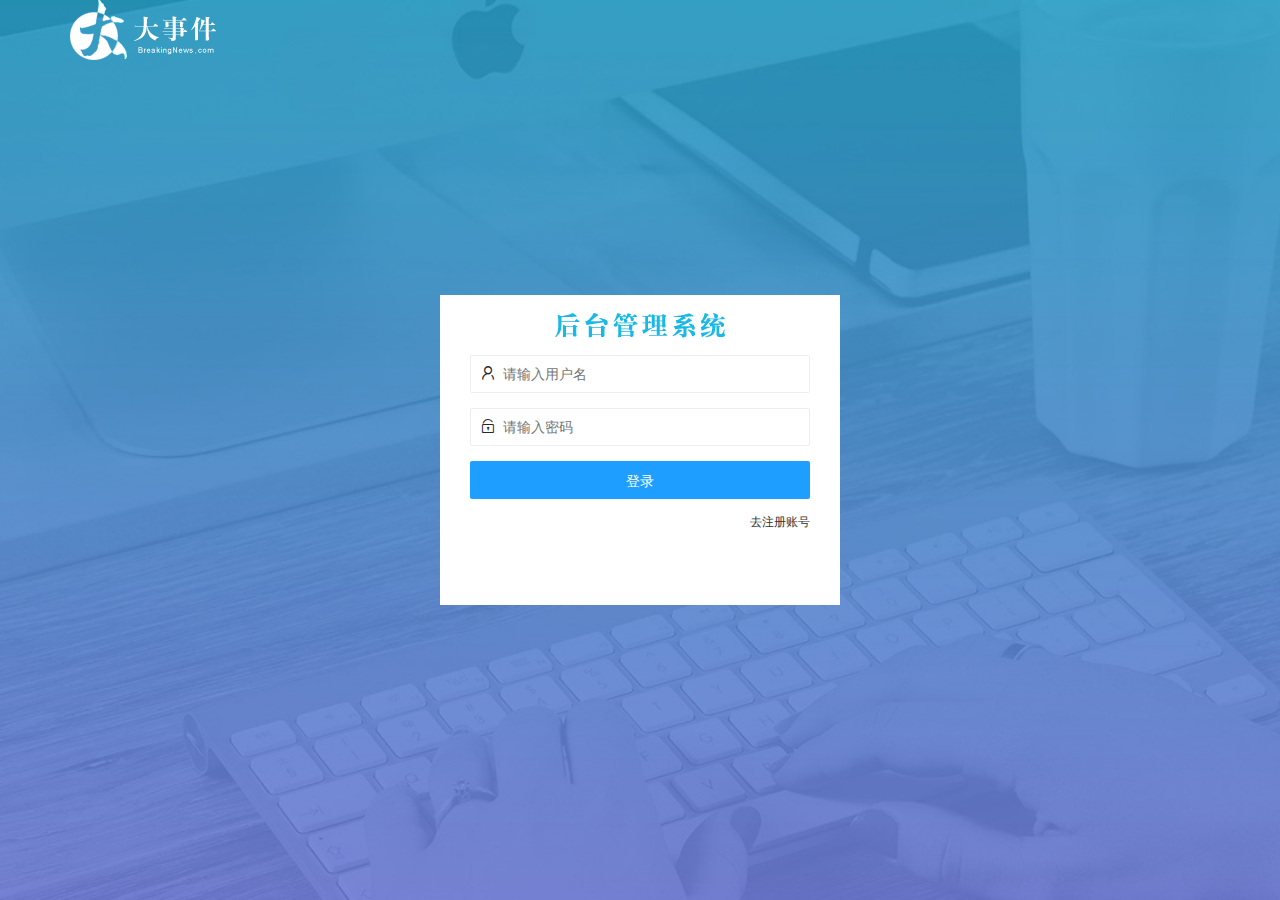
<file: login.html>
<!DOCTYPE html>
<html lang="en">

<head>
    <meta charset="UTF-8">
    <meta http-equiv="X-UA-Compatible" content="IE=edge">
    <meta name="viewport" content="width=device-width, initial-scale=1.0">
    <!-- 导入自己的样式 -->
    <link rel="stylesheet" href="assets/css/login.css">
    <!-- 导入layui样式 -->
    <link rel="stylesheet" href="assets/lib/layui/css/layui.css">
    <!-- 导入jquery -->
    <script src="assets/lib/jquery.js"></script>
    <!-- jq之后  自己的js之前 -->
    <script src="assets/js/baseAPI.js"></script>
    <!-- 导入LAYui的js -->
    <script src="assets/lib/layui/layui.all.js"></script>
    <!-- 导入自己的js -->
    <script src="assets/js/login.js"></script>
    <title>事件-登录/注册</title>
</head>

<body>
    <div class="layui-main">
        <!-- 头部logo区域 -->
        <img src="assets/images/logo.png" alt="">
    </div>

    <!-- 登录注册区域 -->
    <div class="loginAndRegBox">
        <!-- 注册表标题 -->
        <div class="title-box"></div>
        <div class="login-box">
            <!-- 表单元素 -->
            <form class="layui-form" id="form_login">
                <!-- 用户名 -->
                <div class="layui-form-item"><i class="layui-icon layui-icon-username"></i>
                    <input type="text" name="username" required lay-verify="required" placeholder="请输入用户名" autocomplete="off" class="layui-input">
                </div>
                <!-- 密码 -->
                <div class="layui-form-item"><i class="layui-icon layui-icon-password"></i>
                    <input type="password" name="password" required lay-verify="required|pwd" placeholder="请输入密码" autocomplete="off" class="layui-input">
                </div>
                <!-- 登录按钮 -->
                <div class="layui-form-item">
                    <button class="layui-btn layui-btn-fluid layui-btn-normal" lay-submit lay-filter="formDemo">登录</button>
                </div>

                <div class="layui-form-item link">
                    <a href="javascript:;" id="link_reg">去注册账号</a>
                </div>
            </form>
        </div>
        <!-- 注册页面 -->
        <div class="reg-box">
            <form class="layui-form" id="form_reg">
                <!-- 用户名 -->
                <div class="layui-form-item"><i class="layui-icon layui-icon-username"></i>
                    <input type="text" name="username" required lay-verify="required" placeholder="请输入用户名" autocomplete="off" class="layui-input">
                </div>
                <!-- 密码 -->
                <div class="layui-form-item"><i class="layui-icon layui-icon-password"></i>
                    <input type="password" name="password" required lay-verify="required|pwd" placeholder="请输入密码" autocomplete="off" class="layui-input" id="repwd">
                </div>
                <!-- 确认密码 -->
                <div class="layui-form-item"><i class="layui-icon layui-icon-password"></i>
                    <input type="password" name="repassword" required lay-verify="required|pwd|repwd" placeholder="请再次确认密码" autocomplete="off" class="layui-input">
                </div>
                <!-- 注册按钮 -->
                <div class="layui-form-item">
                    <button class="layui-btn layui-btn-fluid layui-btn-normal" lay-submit lay-filter="formDemo">注册</button>
                </div>

                <div class="layui-form-item link">
                    <a href="javascript:;" id="link_login">登录</a>
                </div>
            </form>
        </div>
    </div>

</body>

</html>
</file>
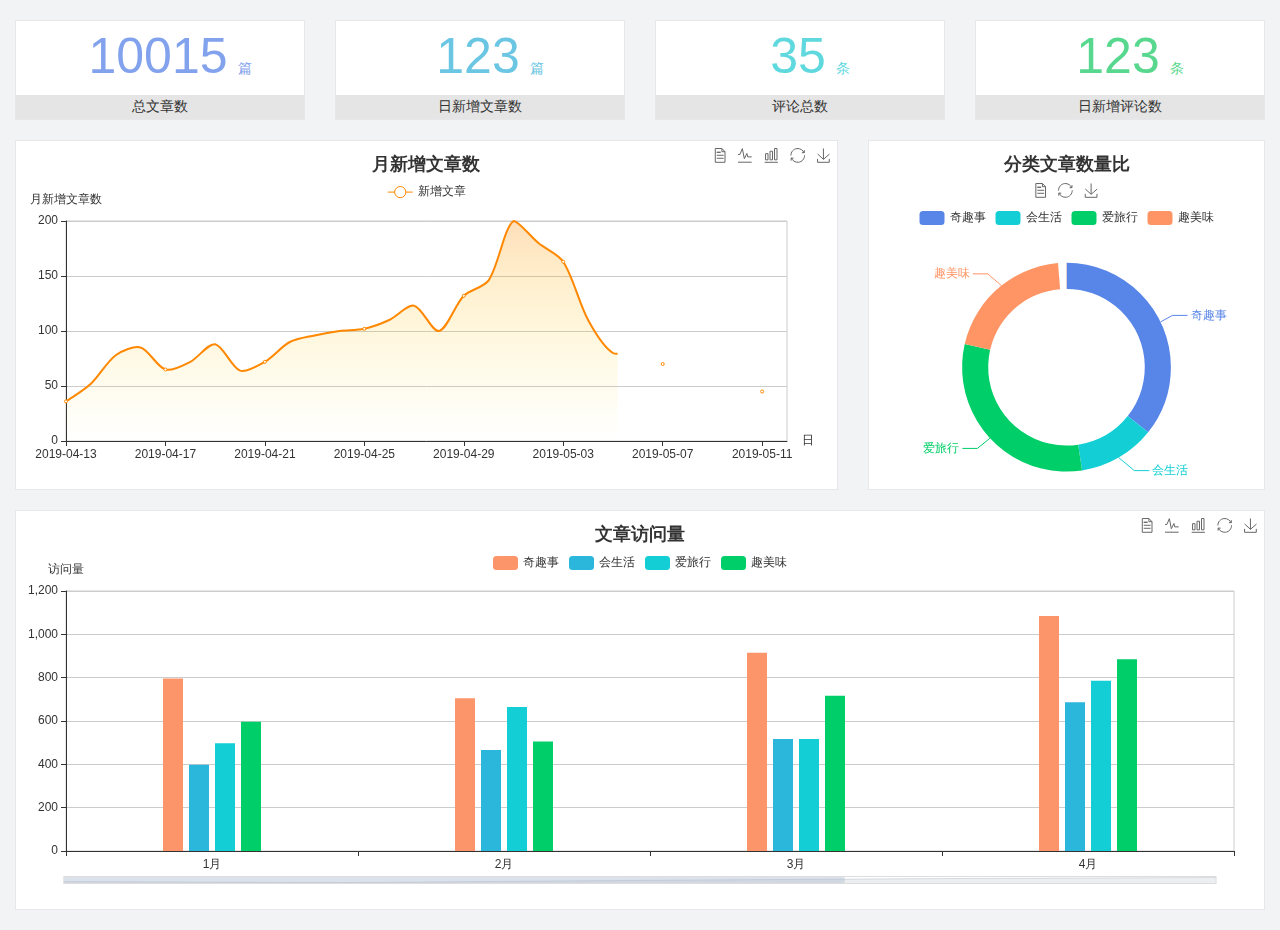
<file: home/dashboard.html>
<!DOCTYPE html>
<html lang="en">

<head>
    <meta charset="UTF-8">
    <meta name="viewport" content="width=device-width, initial-scale=1.0">
    <meta http-equiv="X-UA-Compatible" content="ie=edge">
    <title>图表统计</title>
    <!-- <link rel="stylesheet" href="../../assets/lib/bootstrap.css" /> -->
    <link rel="stylesheet" href="../assets/lib/bootstrap.css">
    <link rel="stylesheet" href="../assets/lib/main.css" />
    <script src="../assets/lib/jquery.js"></script>
    <script type="text/javascript" src="../assets/lib/echarts.min.js"></script>
</head>

<body>
    <div class="container-fluid">
        <div class="row spannel_list">
            <div class="col-sm-3 col-xs-6">
                <div class="spannel">
                    <em>10015</em><span>篇</span>
                    <b>总文章数</b>
                </div>
            </div>
            <div class="col-sm-3 col-xs-6">
                <div class="spannel scolor01">
                    <em>123</em><span>篇</span>
                    <b>日新增文章数</b>
                </div>
            </div>
            <div class="col-sm-3 col-xs-6">
                <div class="spannel scolor02">
                    <em>35</em><span>条</span>
                    <b>评论总数</b>
                </div>
            </div>
            <div class="col-sm-3 col-xs-6">
                <div class="spannel scolor03">
                    <em>123</em><span>条</span>
                    <b>日新增评论数</b>
                </div>
            </div>
        </div>
    </div>

    <div class="container-fluid">
        <div class="row curve-pie">
            <div class="col-lg-8 col-md-8">
                <div class="gragh_pannel" id="curve_show"></div>
            </div>
            <div class="col-lg-4 col-md-4">
                <div class="gragh_pannel" id="pie_show"></div>
            </div>
        </div>
    </div>

    <div class="container-fluid">
        <div class="column_pannel" id="column_show"></div>
    </div>

    <script>
        var oChart = echarts.init(document.getElementById('curve_show'));
        var aList_all = [{
            'count': 36,
            'date': '2019-04-13'
        }, {
            'count': 52,
            'date': '2019-04-14'
        }, {
            'count': 78,
            'date': '2019-04-15'
        }, {
            'count': 85,
            'date': '2019-04-16'
        }, {
            'count': 65,
            'date': '2019-04-17'
        }, {
            'count': 72,
            'date': '2019-04-18'
        }, {
            'count': 88,
            'date': '2019-04-19'
        }, {
            'count': 64,
            'date': '2019-04-20'
        }, {
            'count': 72,
            'date': '2019-04-21'
        }, {
            'count': 90,
            'date': '2019-04-22'
        }, {
            'count': 96,
            'date': '2019-04-23'
        }, {
            'count': 100,
            'date': '2019-04-24'
        }, {
            'count': 102,
            'date': '2019-04-25'
        }, {
            'count': 110,
            'date': '2019-04-26'
        }, {
            'count': 123,
            'date': '2019-04-27'
        }, {
            'count': 100,
            'date': '2019-04-28'
        }, {
            'count': 132,
            'date': '2019-04-29'
        }, {
            'count': 146,
            'date': '2019-04-30'
        }, {
            'count': 200,
            'date': '2019-05-01'
        }, {
            'count': 180,
            'date': '2019-05-02'
        }, {
            'count': 163,
            'date': '2019-05-03'
        }, {
            'count': 110,
            'date': '2019-05-04'
        }, {
            'count': 80,
            'date': '2019-05-05'
        }, {
            'count': 82,
            'date': '2019-05-06'
        }, {
            'count': 70,
            'date': '2019-05-07'
        }, {
            'count': 65,
            'date': '2019-05-08'
        }, {
            'count': 54,
            'date': '2019-05-09'
        }, {
            'count': 40,
            'date': '2019-05-10'
        }, {
            'count': 45,
            'date': '2019-05-11'
        }, {
            'count': 38,
            'date': '2019-05-12'
        }, ];

        let aCount = [];
        let aDate = [];

        for (var i = 0; i < aList_all.length; i++) {
            aCount.push(aList_all[i].count);
            aDate.push(aList_all[i].date);
        }

        var chartopt = {
            title: {
                text: '月新增文章数',
                left: 'center',
                top: '10'
            },
            tooltip: {
                trigger: 'axis'
            },
            legend: {
                data: ['新增文章'],
                top: '40'
            },
            toolbox: {
                show: true,
                feature: {
                    mark: {
                        show: true
                    },
                    dataView: {
                        show: true,
                        readOnly: false
                    },
                    magicType: {
                        show: true,
                        type: ['line', 'bar']
                    },
                    restore: {
                        show: true
                    },
                    saveAsImage: {
                        show: true
                    }
                }
            },
            calculable: true,
            xAxis: [{
                name: '日',
                type: 'category',
                boundaryGap: false,
                data: aDate
            }],
            yAxis: [{
                name: '月新增文章数',
                type: 'value'
            }],
            series: [{
                name: '新增文章',
                type: 'line',
                smooth: true,
                itemStyle: {
                    normal: {
                        areaStyle: {
                            type: 'default'
                        },
                        color: '#f80'
                    },
                    lineStyle: {
                        color: '#f80'
                    }
                },
                data: aCount
            }],
            areaStyle: {
                normal: {
                    color: new echarts.graphic.LinearGradient(0, 0, 0, 1, [{
                        offset: 0,
                        color: 'rgba(255,136,0,0.39)'
                    }, {
                        offset: .34,
                        color: 'rgba(255,180,0,0.25)'
                    }, {
                        offset: 1,
                        color: 'rgba(255,222,0,0.00)'
                    }])

                }
            },
            grid: {
                show: true,
                x: 50,
                x2: 50,
                y: 80,
                height: 220
            }
        };

        oChart.setOption(chartopt);


        var oPie = echarts.init(document.getElementById('pie_show'));
        var oPieopt = {
            title: {
                top: 10,
                text: '分类文章数量比',
                x: 'center'
            },
            tooltip: {
                trigger: 'item',
                formatter: "{a} <br/>{b} : {c} ({d}%)"
            },
            color: ['#5885e8', '#13cfd5', '#00ce68', '#ff9565'],
            legend: {
                x: 'center',
                top: 65,
                data: ['奇趣事', '会生活', '爱旅行', '趣美味']
            },
            toolbox: {
                show: true,
                x: 'center',
                top: 35,
                feature: {
                    mark: {
                        show: true
                    },
                    dataView: {
                        show: true,
                        readOnly: false
                    },
                    magicType: {
                        show: true,
                        type: ['pie', 'funnel'],
                        option: {
                            funnel: {
                                x: '25%',
                                width: '50%',
                                funnelAlign: 'left',
                                max: 1548
                            }
                        }
                    },
                    restore: {
                        show: true
                    },
                    saveAsImage: {
                        show: true
                    }
                }
            },
            calculable: true,
            series: [{
                name: '访问来源',
                type: 'pie',
                radius: ['45%', '60%'],
                center: ['50%', '65%'],
                data: [{
                    value: 300,
                    name: '奇趣事'
                }, {
                    value: 100,
                    name: '会生活'
                }, {
                    value: 260,
                    name: '爱旅行'
                }, {
                    value: 180,
                    name: '趣美味'
                }]
            }]
        };
        oPie.setOption(oPieopt);



        var oColumn = this.echarts.init(document.getElementById('column_show'));
        var oColumnopt = {
            title: {
                text: '文章访问量',
                left: 'center',
                top: '10'
            },
            tooltip: {
                trigger: 'axis'
            },
            legend: {
                data: ['奇趣事', '会生活', '爱旅行', '趣美味'],
                top: '40'
            },
            toolbox: {
                show: true,
                feature: {
                    mark: {
                        show: true
                    },
                    dataView: {
                        show: true,
                        readOnly: false
                    },
                    magicType: {
                        show: true,
                        type: ['line', 'bar']
                    },
                    restore: {
                        show: true
                    },
                    saveAsImage: {
                        show: true
                    }
                }
            },
            calculable: true,
            xAxis: [{
                type: 'category',
                data: ['1月', '2月', '3月', '4月', '5月']
            }],
            yAxis: [{
                name: '访问量',
                type: 'value'
            }],
            series: [{
                name: '奇趣事',
                type: 'bar',
                barWidth: 20,
                itemStyle: {
                    normal: {
                        areaStyle: {
                            type: 'default'
                        },
                        color: '#fd956a'
                    }
                },
                data: [800, 708, 920, 1090, 1200]
            }, {
                name: '会生活',
                type: 'bar',
                barWidth: 20,
                itemStyle: {
                    normal: {
                        areaStyle: {
                            type: 'default'
                        },
                        color: '#2bb6db'
                    }
                },
                data: [400, 468, 520, 690, 800]
            }, {
                name: '爱旅行',
                type: 'bar',
                barWidth: 20,
                itemStyle: {
                    normal: {
                        areaStyle: {
                            type: 'default'
                        },
                        color: '#13cfd5'
                    }
                },
                data: [500, 668, 520, 790, 900]
            }, {
                name: '趣美味',
                type: 'bar',
                barWidth: 20,
                itemStyle: {
                    normal: {
                        areaStyle: {
                            type: 'default'
                        },
                        color: '#00ce68'
                    }
                },
                data: [600, 508, 720, 890, 1000]
            }],
            grid: {
                show: true,
                x: 50,
                x2: 30,
                y: 80,
                height: 260
            },
            dataZoom: [ //给x轴设置滚动条
                {
                    start: 0, //默认为0
                    end: 100 - 1000 / 31, //默认为100
                    type: 'slider',
                    show: true,
                    xAxisIndex: [0],
                    handleSize: 0, //滑动条的 左右2个滑动条的大小
                    height: 8, //组件高度
                    left: 45, //左边的距离
                    right: 50, //右边的距离
                    bottom: 26, //右边的距离
                    handleColor: '#ddd', //h滑动图标的颜色
                    handleStyle: {
                        borderColor: "#cacaca",
                        borderWidth: "1",
                        shadowBlur: 2,
                        background: "#ddd",
                        shadowColor: "#ddd",
                    }
                }
            ]
        };
        oColumn.setOption(oColumnopt);
    </script>
</body>

</html>
</file>
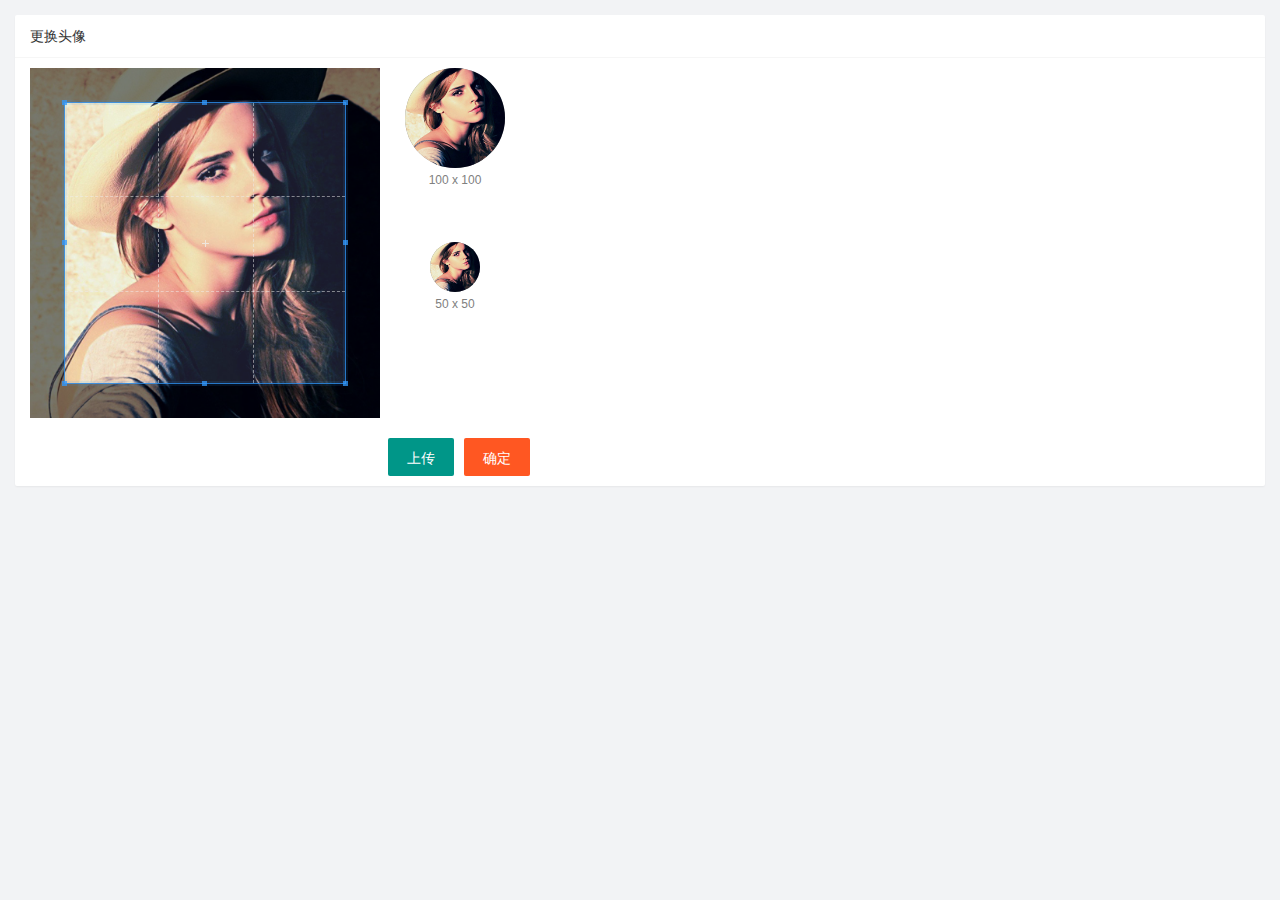
<file: user/user_avatar.html>
<!DOCTYPE html>
<html lang="en">

<head>
    <meta charset="UTF-8">
    <meta http-equiv="X-UA-Compatible" content="IE=edge">
    <meta name="viewport" content="width=device-width, initial-scale=1.0">
    <title>Document</title>
    <!-- 导入layui的css -->
    <link rel="stylesheet" href="../assets/lib/layui/css/layui.css">
    <!-- 导入corpper的css -->
    <link rel="stylesheet" href="../assets/lib/cropper/cropper.css">
    <!-- 导入自己的css -->
    <link rel="stylesheet" href="../assets/css/user/user_avatar.css">
</head>

<body>
    <!-- 卡片面板 -->
    <div class="layui-card">
        <div class="layui-card-header">更换头像</div>
        <div class="layui-card-body">
            <!-- 第一行的图片裁剪和预览区域 -->
            <div class="row1">
                <!-- 图片裁剪区域 -->
                <div class="cropper-box">
                    <!-- 这个 img 标签很重要，将来会把它初始化为裁剪区域 -->
                    <img id="image" src="../assets/images/sample.jpg" />
                </div>
                <!-- 图片的预览区域 -->
                <div class="preview-box">
                    <div>
                        <!-- 宽高为 100px 的预览区域 -->
                        <div class="img-preview w100"></div>
                        <p class="size">100 x 100</p>
                    </div>
                    <div>
                        <!-- 宽高为 50px 的预览区域 -->
                        <div class="img-preview w50"></div>
                        <p class="size">50 x 50</p>
                    </div>
                </div>
            </div>

            <!-- 第二行的按钮区域 -->
            <div class="row2">
                <!-- 通过accept 指定上传什么类型的文件 -->
                <input type="file" id="file" accept="image/png">

                <button type="button" class="layui-btn" id="btnChooseImage">上传</button>
                <button type="button" class="layui-btn layui-btn-danger" id="btnUpload">确定</button>
            </div>
        </div>
    </div>

    <!-- copper脚本js 按顺序导入 -->
    <script src="../assets/lib/jquery.js"></script>
    <script src="../assets/lib/cropper/Cropper.js"></script>
    <script src="../assets/lib/cropper/jquery-cropper.js"></script>
    <!-- 导入layui的js -->
    <script src="../assets/lib/layui/layui.all.js"></script>
    <!-- 导入baseAPI -->
    <script src="../assets/js/baseAPI.js"></script>
    <!-- 导入自己的js -->
    <script src="../assets/js/user/user_avatar.js"></script>

</body>

</html>
</file>
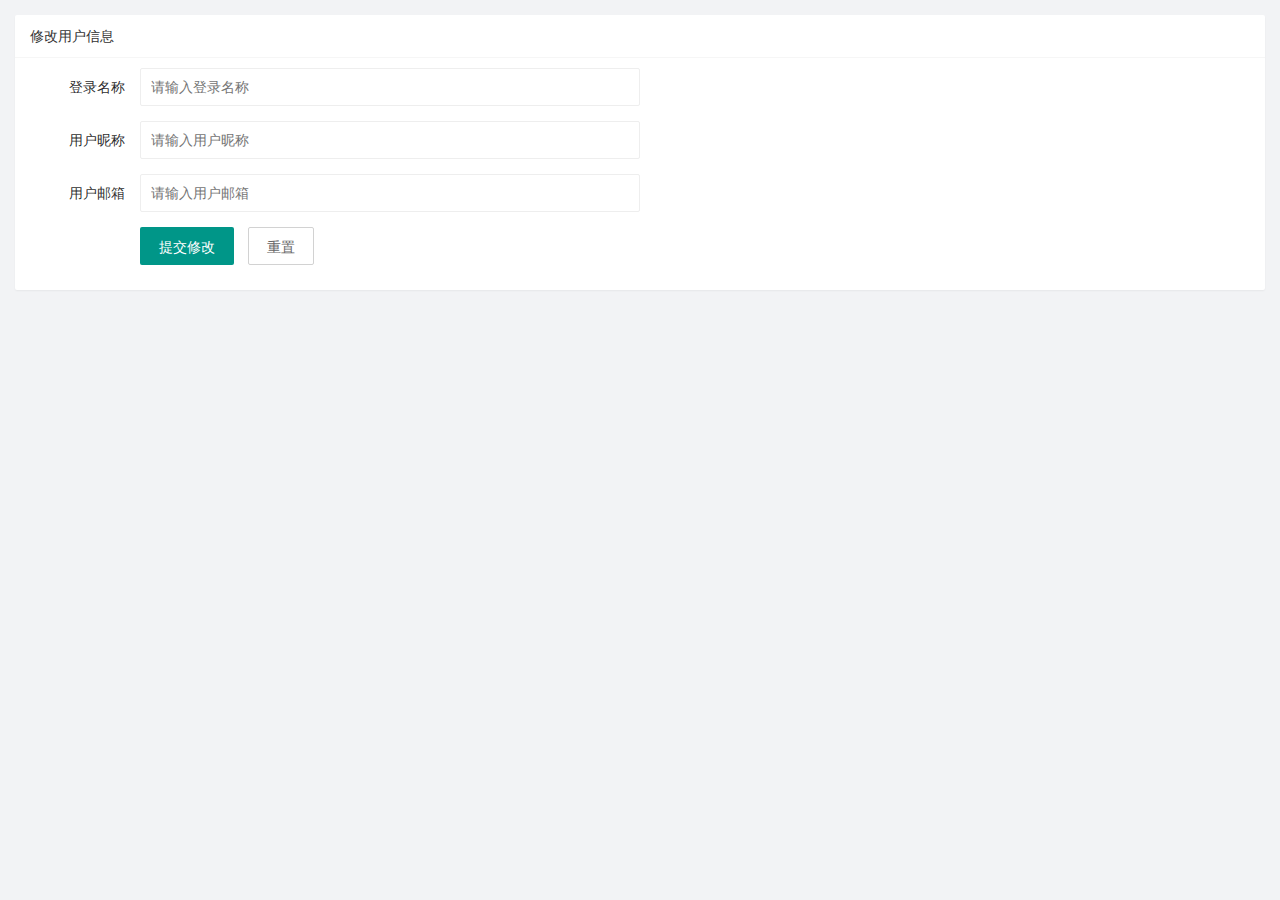
<file: user/user_info.html>
<!DOCTYPE html>
<html lang="en">

<head>
    <meta charset="UTF-8">
    <meta http-equiv="X-UA-Compatible" content="IE=edge">
    <meta name="viewport" content="width=device-width, initial-scale=1.0">
    <title>个人中心</title>
    <!-- 导入layui样式 -->
    <link rel="stylesheet" href="../assets/lib/layui/css/layui.css">
    <!-- 导入自己的css -->
    <link rel="stylesheet" href="../assets/css/user/user_info.css">
    <!-- 导入jq -->
    <script src="../assets/lib/jquery.js"></script>
    <!-- 导入baseAPI -->
    <script src="../assets/js/baseAPI.js"></script>
    <!-- 导入自己的js -->
    <script src="../assets/js/user/user_info.js"></script>
</head>

<body>

    <div class="layui-card">
        <div class="layui-card-header">修改用户信息</div>
        <div class="layui-card-body">
            <form class="layui-form" lay-filter='formUserInfo'>
                <!-- 隐藏域 -->
                <input type="hidden" name="id" value="">
                <div class="layui-form-item">
                    <label class="layui-form-label">登录名称</label>
                    <div class="layui-input-block">
                        <input type="text" name="username" required lay-verify="required" placeholder="请输入登录名称" autocomplete="off" class="layui-input" readonly id="username">
                    </div>
                </div>
                <div class="layui-form-item">
                    <label class="layui-form-label">用户昵称</label>
                    <div class="layui-input-block">
                        <input type="text" name="nickname" required lay-verify="required|nickname" placeholder="请输入用户昵称" autocomplete="off" class="layui-input">
                    </div>
                </div>
                <div class="layui-form-item">
                    <label class="layui-form-label">用户邮箱</label>
                    <div class="layui-input-block">
                        <input type="text" name="email" required lay-verify="required|email" placeholder="请输入用户邮箱" autocomplete="off" class="layui-input">
                    </div>
                </div>
                <div class="layui-form-item">
                    <div class="layui-input-block">
                        <button class="layui-btn" lay-submit lay-filter="formDemo">提交修改</button>
                        <button type="reset" class="layui-btn layui-btn-primary" id="btnReset">重置</button>
                    </div>
                </div>
            </form>
        </div>
    </div>
    <!-- 导入layui的js文件 -->
    <script src="../assets/lib/layui/layui.all.js"></script>
</body>

</html>
</file>
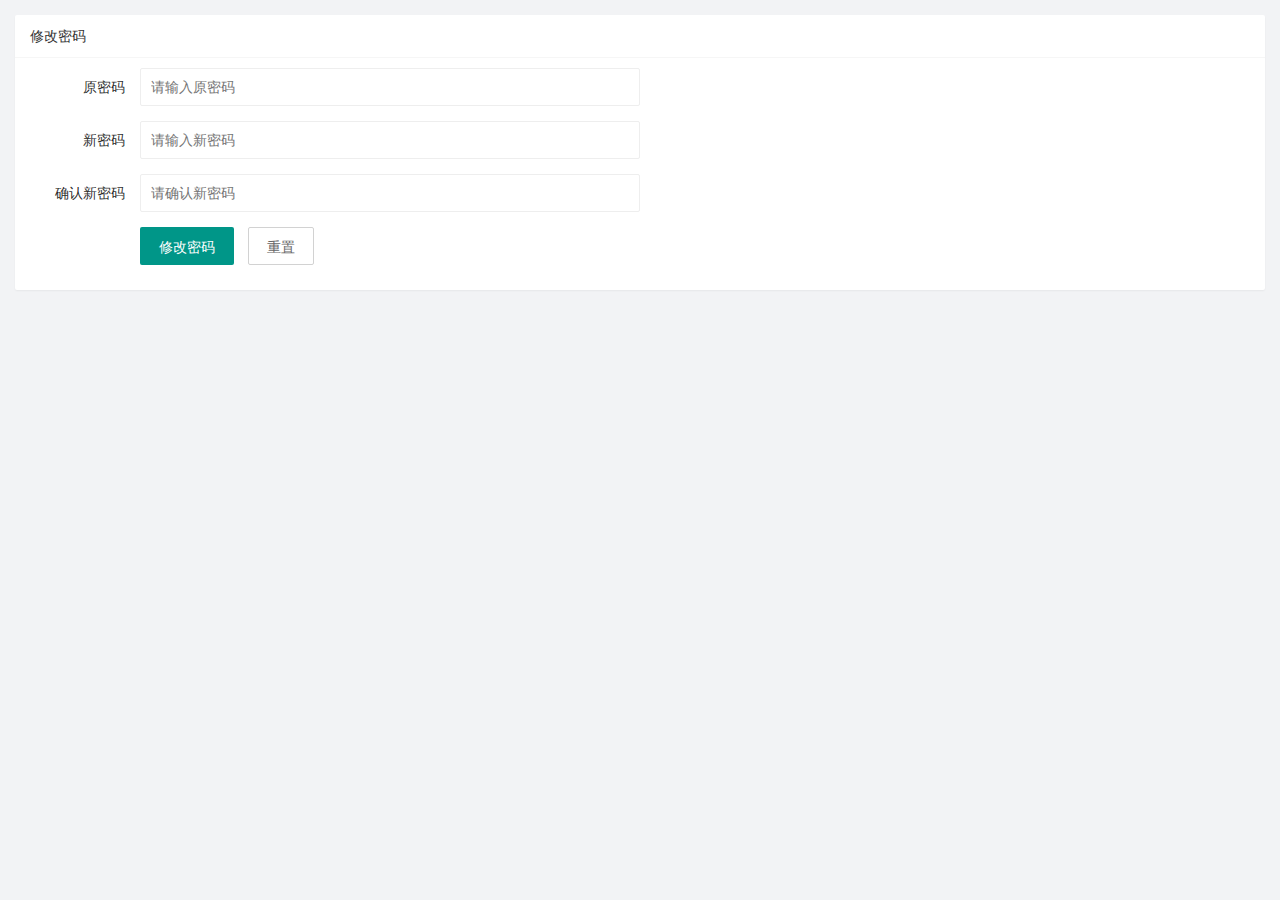
<file: user/user_pwd.html>
<!DOCTYPE html>
<html lang="en">

<head>
    <meta charset="UTF-8">
    <meta http-equiv="X-UA-Compatible" content="IE=edge">
    <meta name="viewport" content="width=device-width, initial-scale=1.0">
    <title>个人中心</title>
    <!-- 导入layui样式 -->
    <link rel="stylesheet" href="../assets/lib/layui/css/layui.css">
    <!-- 导入自己的css -->
    <link rel="stylesheet" href="../assets/css/user/user_pwd.css">
    <!-- 导入jq -->
    <script src="../assets/lib/jquery.js"></script>
    <!-- 导入baseAPI -->
    <script src="../assets/js/baseAPI.js"></script>
    <!-- 导入自己的js -->
    <script src="../assets/js/user/user_pwd.js"></script>
</head>

<body>

    <div class="layui-card">
        <div class="layui-card-header">修改密码</div>
        <div class="layui-card-body">
            <form class="layui-form">
                <!-- 隐藏域 -->
                <input type="hidden" name="id" value="">

                <div class="layui-form-item">
                    <label class="layui-form-label">原密码</label>
                    <div class="layui-input-block">
                        <input type="password" name="oldPwd" required lay-verify="required|pwd" placeholder="请输入原密码" autocomplete="off" class="layui-input" id="oldPwd">
                    </div>
                </div>
                <div class="layui-form-item">
                    <label class="layui-form-label">新密码</label>
                    <div class="layui-input-block">
                        <input type="password" name="newPwd" required lay-verify="required|pwd|samePwd" placeholder="请输入新密码" autocomplete="off" class="layui-input" id="newPwd">
                    </div>
                </div>
                <div class="layui-form-item">
                    <label class="layui-form-label">确认新密码</label>
                    <div class="layui-input-block">
                        <input type="password" name="rePwd" required lay-verify="required|pwd|rePwd" placeholder="请确认新密码" autocomplete="off" class="layui-input">
                    </div>
                </div>
                <div class="layui-form-item">
                    <div class="layui-input-block">
                        <button class="layui-btn" lay-submit lay-filter="formDemo">修改密码</button>
                        <button type="reset" class="layui-btn layui-btn-primary" id="btnReset">重置</button>
                    </div>
                </div>
            </form>
        </div>
    </div>
    <!-- 导入layui的js文件 -->
    <script src="../assets/lib/layui/layui.all.js"></script>
</body>

</html>
</file>
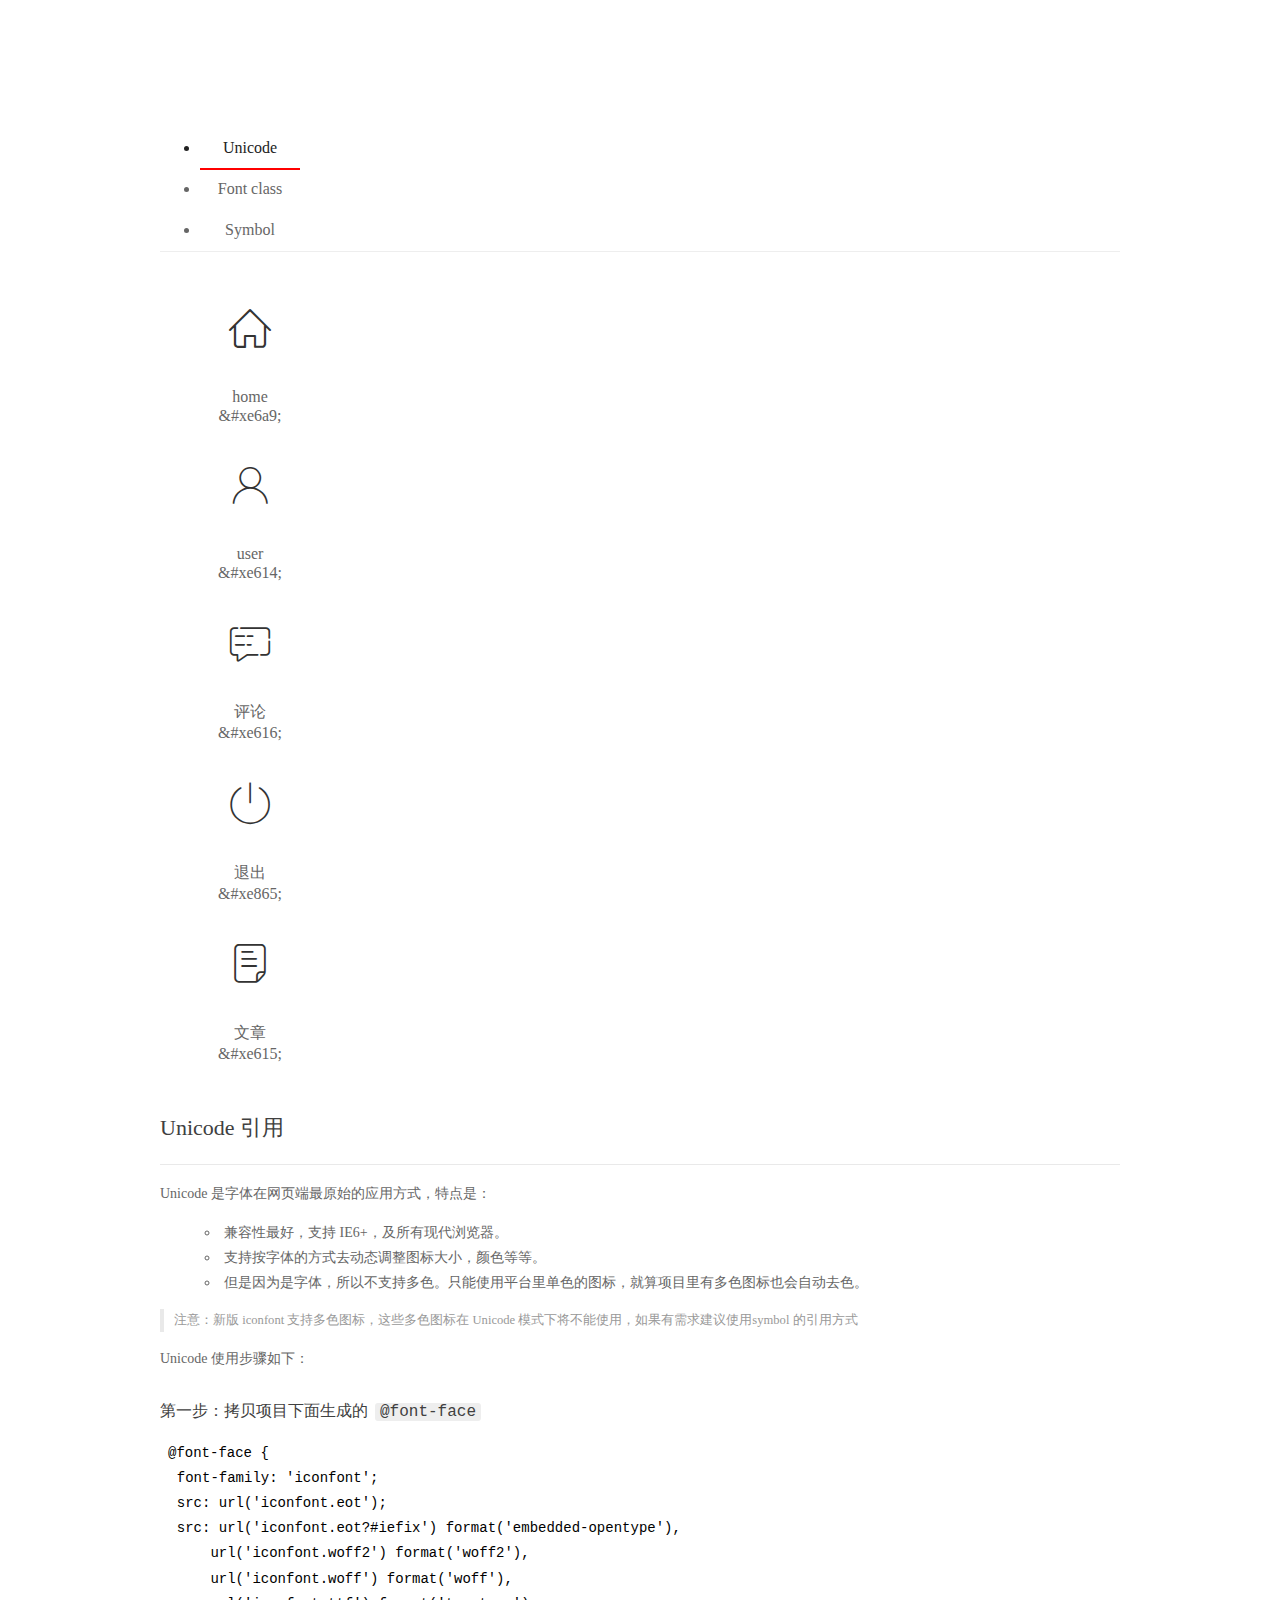
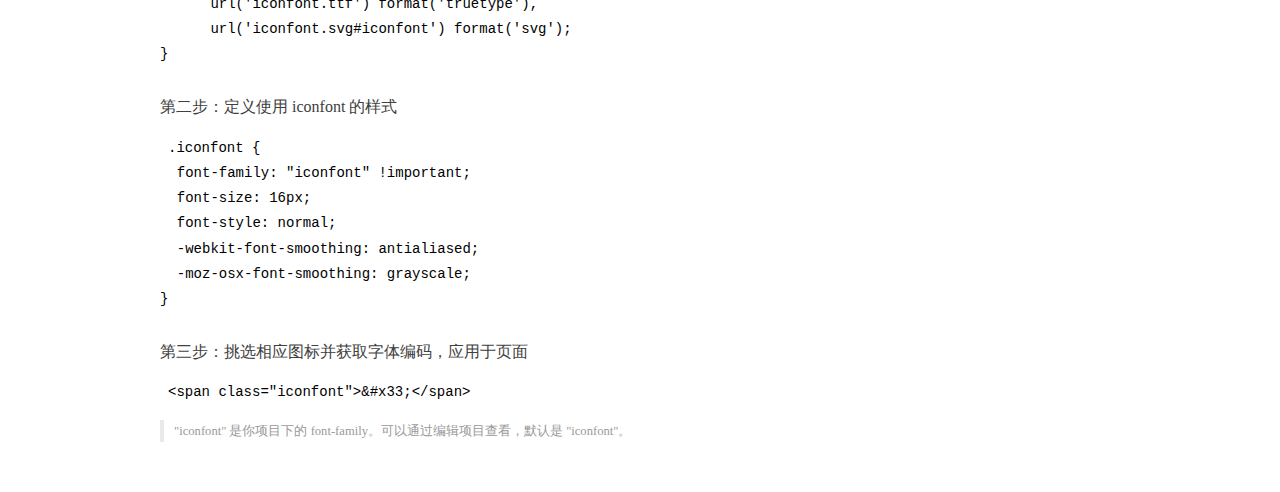
<file: assets/fonts/demo_index.html>
<!DOCTYPE html>
<html>
<head>
  <meta charset="utf-8"/>
  <title>IconFont Demo</title>
  <link rel="shortcut icon" href="https://gtms04.alicdn.com/tps/i4/TB1_oz6GVXXXXaFXpXXJDFnIXXX-64-64.ico" type="image/x-icon"/>
  <link rel="stylesheet" href="https://g.alicdn.com/thx/cube/1.3.2/cube.min.css">
  <link rel="stylesheet" href="demo.css">
  <link rel="stylesheet" href="iconfont.css">
  <script src="iconfont.js"></script>
  <!-- jQuery -->
  <script src="https://a1.alicdn.com/oss/uploads/2018/12/26/7bfddb60-08e8-11e9-9b04-53e73bb6408b.js"></script>
  <!-- 代码高亮 -->
  <script src="https://a1.alicdn.com/oss/uploads/2018/12/26/a3f714d0-08e6-11e9-8a15-ebf944d7534c.js"></script>
</head>
<body>
  <div class="main">
    <h1 class="logo"><a href="https://www.iconfont.cn/" title="iconfont 首页" target="_blank">&#xe86b;</a></h1>
    <div class="nav-tabs">
      <ul id="tabs" class="dib-box">
        <li class="dib active"><span>Unicode</span></li>
        <li class="dib"><span>Font class</span></li>
        <li class="dib"><span>Symbol</span></li>
      </ul>
      
    </div>
    <div class="tab-container">
      <div class="content unicode" style="display: block;">
          <ul class="icon_lists dib-box">
          
            <li class="dib">
              <span class="icon iconfont">&#xe6a9;</span>
                <div class="name">home</div>
                <div class="code-name">&amp;#xe6a9;</div>
              </li>
          
            <li class="dib">
              <span class="icon iconfont">&#xe614;</span>
                <div class="name">user</div>
                <div class="code-name">&amp;#xe614;</div>
              </li>
          
            <li class="dib">
              <span class="icon iconfont">&#xe616;</span>
                <div class="name">评论</div>
                <div class="code-name">&amp;#xe616;</div>
              </li>
          
            <li class="dib">
              <span class="icon iconfont">&#xe865;</span>
                <div class="name">退出</div>
                <div class="code-name">&amp;#xe865;</div>
              </li>
          
            <li class="dib">
              <span class="icon iconfont">&#xe615;</span>
                <div class="name">文章</div>
                <div class="code-name">&amp;#xe615;</div>
              </li>
          
          </ul>
          <div class="article markdown">
          <h2 id="unicode-">Unicode 引用</h2>
          <hr>

          <p>Unicode 是字体在网页端最原始的应用方式，特点是：</p>
          <ul>
            <li>兼容性最好，支持 IE6+，及所有现代浏览器。</li>
            <li>支持按字体的方式去动态调整图标大小，颜色等等。</li>
            <li>但是因为是字体，所以不支持多色。只能使用平台里单色的图标，就算项目里有多色图标也会自动去色。</li>
          </ul>
          <blockquote>
            <p>注意：新版 iconfont 支持多色图标，这些多色图标在 Unicode 模式下将不能使用，如果有需求建议使用symbol 的引用方式</p>
          </blockquote>
          <p>Unicode 使用步骤如下：</p>
          <h3 id="-font-face">第一步：拷贝项目下面生成的 <code>@font-face</code></h3>
<pre><code class="language-css"
>@font-face {
  font-family: 'iconfont';
  src: url('iconfont.eot');
  src: url('iconfont.eot?#iefix') format('embedded-opentype'),
      url('iconfont.woff2') format('woff2'),
      url('iconfont.woff') format('woff'),
      url('iconfont.ttf') format('truetype'),
      url('iconfont.svg#iconfont') format('svg');
}
</code></pre>
          <h3 id="-iconfont-">第二步：定义使用 iconfont 的样式</h3>
<pre><code class="language-css"
>.iconfont {
  font-family: "iconfont" !important;
  font-size: 16px;
  font-style: normal;
  -webkit-font-smoothing: antialiased;
  -moz-osx-font-smoothing: grayscale;
}
</code></pre>
          <h3 id="-">第三步：挑选相应图标并获取字体编码，应用于页面</h3>
<pre>
<code class="language-html"
>&lt;span class="iconfont"&gt;&amp;#x33;&lt;/span&gt;
</code></pre>
          <blockquote>
            <p>"iconfont" 是你项目下的 font-family。可以通过编辑项目查看，默认是 "iconfont"。</p>
          </blockquote>
          </div>
      </div>
      <div class="content font-class">
        <ul class="icon_lists dib-box">
          
          <li class="dib">
            <span class="icon iconfont icon-home"></span>
            <div class="name">
              home
            </div>
            <div class="code-name">.icon-home
            </div>
          </li>
          
          <li class="dib">
            <span class="icon iconfont icon-user"></span>
            <div class="name">
              user
            </div>
            <div class="code-name">.icon-user
            </div>
          </li>
          
          <li class="dib">
            <span class="icon iconfont icon-pinglun"></span>
            <div class="name">
              评论
            </div>
            <div class="code-name">.icon-pinglun
            </div>
          </li>
          
          <li class="dib">
            <span class="icon iconfont icon-tuichu"></span>
            <div class="name">
              退出
            </div>
            <div class="code-name">.icon-tuichu
            </div>
          </li>
          
          <li class="dib">
            <span class="icon iconfont icon-16"></span>
            <div class="name">
              文章
            </div>
            <div class="code-name">.icon-16
            </div>
          </li>
          
        </ul>
        <div class="article markdown">
        <h2 id="font-class-">font-class 引用</h2>
        <hr>

        <p>font-class 是 Unicode 使用方式的一种变种，主要是解决 Unicode 书写不直观，语意不明确的问题。</p>
        <p>与 Unicode 使用方式相比，具有如下特点：</p>
        <ul>
          <li>兼容性良好，支持 IE8+，及所有现代浏览器。</li>
          <li>相比于 Unicode 语意明确，书写更直观。可以很容易分辨这个 icon 是什么。</li>
          <li>因为使用 class 来定义图标，所以当要替换图标时，只需要修改 class 里面的 Unicode 引用。</li>
          <li>不过因为本质上还是使用的字体，所以多色图标还是不支持的。</li>
        </ul>
        <p>使用步骤如下：</p>
        <h3 id="-fontclass-">第一步：引入项目下面生成的 fontclass 代码：</h3>
<pre><code class="language-html">&lt;link rel="stylesheet" href="./iconfont.css"&gt;
</code></pre>
        <h3 id="-">第二步：挑选相应图标并获取类名，应用于页面：</h3>
<pre><code class="language-html">&lt;span class="iconfont icon-xxx"&gt;&lt;/span&gt;
</code></pre>
        <blockquote>
          <p>"
            iconfont" 是你项目下的 font-family。可以通过编辑项目查看，默认是 "iconfont"。</p>
        </blockquote>
      </div>
      </div>
      <div class="content symbol">
          <ul class="icon_lists dib-box">
          
            <li class="dib">
                <svg class="icon svg-icon" aria-hidden="true">
                  <use xlink:href="#icon-home"></use>
                </svg>
                <div class="name">home</div>
                <div class="code-name">#icon-home</div>
            </li>
          
            <li class="dib">
                <svg class="icon svg-icon" aria-hidden="true">
                  <use xlink:href="#icon-user"></use>
                </svg>
                <div class="name">user</div>
                <div class="code-name">#icon-user</div>
            </li>
          
            <li class="dib">
                <svg class="icon svg-icon" aria-hidden="true">
                  <use xlink:href="#icon-pinglun"></use>
                </svg>
                <div class="name">评论</div>
                <div class="code-name">#icon-pinglun</div>
            </li>
          
            <li class="dib">
                <svg class="icon svg-icon" aria-hidden="true">
                  <use xlink:href="#icon-tuichu"></use>
                </svg>
                <div class="name">退出</div>
                <div class="code-name">#icon-tuichu</div>
            </li>
          
            <li class="dib">
                <svg class="icon svg-icon" aria-hidden="true">
                  <use xlink:href="#icon-16"></use>
                </svg>
                <div class="name">文章</div>
                <div class="code-name">#icon-16</div>
            </li>
          
          </ul>
          <div class="article markdown">
          <h2 id="symbol-">Symbol 引用</h2>
          <hr>

          <p>这是一种全新的使用方式，应该说这才是未来的主流，也是平台目前推荐的用法。相关介绍可以参考这篇<a href="">文章</a>
            这种用法其实是做了一个 SVG 的集合，与另外两种相比具有如下特点：</p>
          <ul>
            <li>支持多色图标了，不再受单色限制。</li>
            <li>通过一些技巧，支持像字体那样，通过 <code>font-size</code>, <code>color</code> 来调整样式。</li>
            <li>兼容性较差，支持 IE9+，及现代浏览器。</li>
            <li>浏览器渲染 SVG 的性能一般，还不如 png。</li>
          </ul>
          <p>使用步骤如下：</p>
          <h3 id="-symbol-">第一步：引入项目下面生成的 symbol 代码：</h3>
<pre><code class="language-html">&lt;script src="./iconfont.js"&gt;&lt;/script&gt;
</code></pre>
          <h3 id="-css-">第二步：加入通用 CSS 代码（引入一次就行）：</h3>
<pre><code class="language-html">&lt;style&gt;
.icon {
  width: 1em;
  height: 1em;
  vertical-align: -0.15em;
  fill: currentColor;
  overflow: hidden;
}
&lt;/style&gt;
</code></pre>
          <h3 id="-">第三步：挑选相应图标并获取类名，应用于页面：</h3>
<pre><code class="language-html">&lt;svg class="icon" aria-hidden="true"&gt;
  &lt;use xlink:href="#icon-xxx"&gt;&lt;/use&gt;
&lt;/svg&gt;
</code></pre>
          </div>
      </div>

    </div>
  </div>
  <script>
  $(document).ready(function () {
      $('.tab-container .content:first').show()

      $('#tabs li').click(function (e) {
        var tabContent = $('.tab-container .content')
        var index = $(this).index()

        if ($(this).hasClass('active')) {
          return
        } else {
          $('#tabs li').removeClass('active')
          $(this).addClass('active')

          tabContent.hide().eq(index).fadeIn()
        }
      })
    })
  </script>
</body>
</html>
</file>
<file: assets/css/login.css>
html,
body {
    margin: 0;
    padding: 0;
    height: 100%;
    width: 100%;
    background: url('../images/login_bg.jpg') no-repeat center;
    background-size: cover;
}

.loginAndRegBox {
    width: 400px;
    height: 310px;
    background-color: #fff;
    position: absolute;
    left: 50%;
    top: 50%;
    transform: translate(-50%, -50%);
}

.title-box {
    height: 60px;
    background: url('../images/login_title.png') no-repeat center;
}

.layui-form {
    padding: 0 30px;
}

.link {
    display: flex;
    justify-content: flex-end;
}

.link a {
    font-size: 12px;
}

.layui-form-item {
    position: relative;
}

.layui-icon {
    position: absolute;
    top: 10px;
    left: 10px;
}

.layui-form .layui-input {
    padding-left: 32px;
}

.reg-box {
    display: none;
}
</file>
<file: assets/lib/layui/css/layui.css>
.layui-inline,img{display:inline-block;vertical-align:middle}h1,h2,h3,h4,h5,h6{font-weight:400}a,body{color:#333}.layui-edge,.layui-header,.layui-inline,.layui-main{position:relative}.layui-edge,hr{height:0;overflow:hidden}.layui-layout-body,.layui-side,.layui-side-scroll{overflow-x:hidden}.layui-edge,.layui-elip,hr{overflow:hidden}.layui-btn,.layui-edge,.layui-inline,img{vertical-align:middle}.layui-btn,.layui-disabled,.layui-icon,.layui-unselect{-moz-user-select:none;-webkit-user-select:none;-ms-user-select:none}blockquote,body,button,dd,div,dl,dt,form,h1,h2,h3,h4,h5,h6,input,li,ol,p,pre,td,textarea,th,ul{margin:0;padding:0;-webkit-tap-highlight-color:rgba(0,0,0,0)}a:active,a:hover{outline:0}img{border:none}li{list-style:none}table{border-collapse:collapse;border-spacing:0}h4,h5,h6{font-size:100%}button,input,optgroup,option,select,textarea{font-family:inherit;font-size:inherit;font-style:inherit;font-weight:inherit;outline:0}pre{white-space:pre-wrap;white-space:-moz-pre-wrap;white-space:-pre-wrap;white-space:-o-pre-wrap;word-wrap:break-word}body{line-height:1.6;color:rgba(0,0,0,.85);font:14px Helvetica Neue,Helvetica,PingFang SC,Tahoma,Arial,sans-serif}hr{line-height:0;margin:10px 0;padding:0;border:none!important;border-bottom:1px solid #eee!important;clear:both;background:0 0}a{text-decoration:none}a:hover{color:#777}a cite{font-style:normal;*cursor:pointer}.layui-border-box,.layui-border-box *{box-sizing:border-box}.layui-box,.layui-box *{box-sizing:content-box}.layui-clear{clear:both;*zoom:1}.layui-clear:after{content:'\20';clear:both;*zoom:1;display:block;height:0}.layui-inline{*display:inline;*zoom:1}.layui-btn,.layui-btn-group,.layui-edge{display:inline-block}.layui-edge{width:0;border-width:6px;border-style:dashed;border-color:transparent}.layui-edge-top{top:-4px;border-bottom-color:#999;border-bottom-style:solid}.layui-edge-right{border-left-color:#999;border-left-style:solid}.layui-edge-bottom{top:2px;border-top-color:#999;border-top-style:solid}.layui-edge-left{border-right-color:#999;border-right-style:solid}.layui-elip{text-overflow:ellipsis;white-space:nowrap}.layui-disabled,.layui-disabled:hover{color:#d2d2d2!important;cursor:not-allowed!important}.layui-circle{border-radius:100%}.layui-show{display:block!important}.layui-hide{display:none!important}.layui-show-v{visibility:visible!important}.layui-hide-v{visibility:hidden!important}@font-face{font-family:layui-icon;src:url(../font/iconfont.eot?v=256);src:url(../font/iconfont.eot?v=256#iefix) format('embedded-opentype'),url(../font/iconfont.woff2?v=256) format('woff2'),url(../font/iconfont.woff?v=256) format('woff'),url(../font/iconfont.ttf?v=256) format('truetype'),url(../font/iconfont.svg?v=256#layui-icon) format('svg')}.layui-icon{font-family:layui-icon!important;font-size:16px;font-style:normal;-webkit-font-smoothing:antialiased;-moz-osx-font-smoothing:grayscale}.layui-icon-reply-fill:before{content:"\e611"}.layui-icon-set-fill:before{content:"\e614"}.layui-icon-menu-fill:before{content:"\e60f"}.layui-icon-search:before{content:"\e615"}.layui-icon-share:before{content:"\e641"}.layui-icon-set-sm:before{content:"\e620"}.layui-icon-engine:before{content:"\e628"}.layui-icon-close:before{content:"\1006"}.layui-icon-close-fill:before{content:"\1007"}.layui-icon-chart-screen:before{content:"\e629"}.layui-icon-star:before{content:"\e600"}.layui-icon-circle-dot:before{content:"\e617"}.layui-icon-chat:before{content:"\e606"}.layui-icon-release:before{content:"\e609"}.layui-icon-list:before{content:"\e60a"}.layui-icon-chart:before{content:"\e62c"}.layui-icon-ok-circle:before{content:"\1005"}.layui-icon-layim-theme:before{content:"\e61b"}.layui-icon-table:before{content:"\e62d"}.layui-icon-right:before{content:"\e602"}.layui-icon-left:before{content:"\e603"}.layui-icon-cart-simple:before{content:"\e698"}.layui-icon-face-cry:before{content:"\e69c"}.layui-icon-face-smile:before{content:"\e6af"}.layui-icon-survey:before{content:"\e6b2"}.layui-icon-tree:before{content:"\e62e"}.layui-icon-ie:before{content:"\e7bb"}.layui-icon-upload-circle:before{content:"\e62f"}.layui-icon-add-circle:before{content:"\e61f"}.layui-icon-download-circle:before{content:"\e601"}.layui-icon-templeate-1:before{content:"\e630"}.layui-icon-util:before{content:"\e631"}.layui-icon-face-surprised:before{content:"\e664"}.layui-icon-edit:before{content:"\e642"}.layui-icon-speaker:before{content:"\e645"}.layui-icon-down:before{content:"\e61a"}.layui-icon-file:before{content:"\e621"}.layui-icon-layouts:before{content:"\e632"}.layui-icon-rate-half:before{content:"\e6c9"}.layui-icon-add-circle-fine:before{content:"\e608"}.layui-icon-prev-circle:before{content:"\e633"}.layui-icon-read:before{content:"\e705"}.layui-icon-404:before{content:"\e61c"}.layui-icon-carousel:before{content:"\e634"}.layui-icon-help:before{content:"\e607"}.layui-icon-code-circle:before{content:"\e635"}.layui-icon-windows:before{content:"\e67f"}.layui-icon-water:before{content:"\e636"}.layui-icon-username:before{content:"\e66f"}.layui-icon-find-fill:before{content:"\e670"}.layui-icon-about:before{content:"\e60b"}.layui-icon-location:before{content:"\e715"}.layui-icon-up:before{content:"\e619"}.layui-icon-pause:before{content:"\e651"}.layui-icon-date:before{content:"\e637"}.layui-icon-layim-uploadfile:before{content:"\e61d"}.layui-icon-delete:before{content:"\e640"}.layui-icon-play:before{content:"\e652"}.layui-icon-top:before{content:"\e604"}.layui-icon-firefox:before{content:"\e686"}.layui-icon-friends:before{content:"\e612"}.layui-icon-refresh-3:before{content:"\e9aa"}.layui-icon-ok:before{content:"\e605"}.layui-icon-layer:before{content:"\e638"}.layui-icon-face-smile-fine:before{content:"\e60c"}.layui-icon-dollar:before{content:"\e659"}.layui-icon-group:before{content:"\e613"}.layui-icon-layim-download:before{content:"\e61e"}.layui-icon-picture-fine:before{content:"\e60d"}.layui-icon-link:before{content:"\e64c"}.layui-icon-diamond:before{content:"\e735"}.layui-icon-log:before{content:"\e60e"}.layui-icon-key:before{content:"\e683"}.layui-icon-rate-solid:before{content:"\e67a"}.layui-icon-fonts-del:before{content:"\e64f"}.layui-icon-unlink:before{content:"\e64d"}.layui-icon-fonts-clear:before{content:"\e639"}.layui-icon-triangle-r:before{content:"\e623"}.layui-icon-circle:before{content:"\e63f"}.layui-icon-radio:before{content:"\e643"}.layui-icon-align-center:before{content:"\e647"}.layui-icon-align-right:before{content:"\e648"}.layui-icon-align-left:before{content:"\e649"}.layui-icon-loading-1:before{content:"\e63e"}.layui-icon-return:before{content:"\e65c"}.layui-icon-fonts-strong:before{content:"\e62b"}.layui-icon-upload:before{content:"\e67c"}.layui-icon-dialogue:before{content:"\e63a"}.layui-icon-video:before{content:"\e6ed"}.layui-icon-headset:before{content:"\e6fc"}.layui-icon-cellphone-fine:before{content:"\e63b"}.layui-icon-add-1:before{content:"\e654"}.layui-icon-face-smile-b:before{content:"\e650"}.layui-icon-fonts-html:before{content:"\e64b"}.layui-icon-screen-full:before{content:"\e622"}.layui-icon-form:before{content:"\e63c"}.layui-icon-cart:before{content:"\e657"}.layui-icon-camera-fill:before{content:"\e65d"}.layui-icon-tabs:before{content:"\e62a"}.layui-icon-heart-fill:before{content:"\e68f"}.layui-icon-fonts-code:before{content:"\e64e"}.layui-icon-ios:before{content:"\e680"}.layui-icon-at:before{content:"\e687"}.layui-icon-fire:before{content:"\e756"}.layui-icon-set:before{content:"\e716"}.layui-icon-fonts-u:before{content:"\e646"}.layui-icon-triangle-d:before{content:"\e625"}.layui-icon-tips:before{content:"\e702"}.layui-icon-picture:before{content:"\e64a"}.layui-icon-more-vertical:before{content:"\e671"}.layui-icon-bluetooth:before{content:"\e689"}.layui-icon-flag:before{content:"\e66c"}.layui-icon-loading:before{content:"\e63d"}.layui-icon-fonts-i:before{content:"\e644"}.layui-icon-refresh-1:before{content:"\e666"}.layui-icon-rmb:before{content:"\e65e"}.layui-icon-addition:before{content:"\e624"}.layui-icon-home:before{content:"\e68e"}.layui-icon-time:before{content:"\e68d"}.layui-icon-user:before{content:"\e770"}.layui-icon-notice:before{content:"\e667"}.layui-icon-chrome:before{content:"\e68a"}.layui-icon-edge:before{content:"\e68b"}.layui-icon-login-weibo:before{content:"\e675"}.layui-icon-voice:before{content:"\e688"}.layui-icon-upload-drag:before{content:"\e681"}.layui-icon-login-qq:before{content:"\e676"}.layui-icon-snowflake:before{content:"\e6b1"}.layui-icon-heart:before{content:"\e68c"}.layui-icon-logout:before{content:"\e682"}.layui-icon-file-b:before{content:"\e655"}.layui-icon-template:before{content:"\e663"}.layui-icon-transfer:before{content:"\e691"}.layui-icon-auz:before{content:"\e672"}.layui-icon-console:before{content:"\e665"}.layui-icon-app:before{content:"\e653"}.layui-icon-prev:before{content:"\e65a"}.layui-icon-website:before{content:"\e7ae"}.layui-icon-next:before{content:"\e65b"}.layui-icon-component:before{content:"\e857"}.layui-icon-android:before{content:"\e684"}.layui-icon-more:before{content:"\e65f"}.layui-icon-login-wechat:before{content:"\e677"}.layui-icon-shrink-right:before{content:"\e668"}.layui-icon-spread-left:before{content:"\e66b"}.layui-icon-camera:before{content:"\e660"}.layui-icon-note:before{content:"\e66e"}.layui-icon-refresh:before{content:"\e669"}.layui-icon-female:before{content:"\e661"}.layui-icon-male:before{content:"\e662"}.layui-icon-screen-restore:before{content:"\e758"}.layui-icon-password:before{content:"\e673"}.layui-icon-senior:before{content:"\e674"}.layui-icon-theme:before{content:"\e66a"}.layui-icon-tread:before{content:"\e6c5"}.layui-icon-praise:before{content:"\e6c6"}.layui-icon-star-fill:before{content:"\e658"}.layui-icon-rate:before{content:"\e67b"}.layui-icon-template-1:before{content:"\e656"}.layui-icon-vercode:before{content:"\e679"}.layui-icon-service:before{content:"\e626"}.layui-icon-cellphone:before{content:"\e678"}.layui-icon-print:before{content:"\e66d"}.layui-icon-cols:before{content:"\e610"}.layui-icon-wifi:before{content:"\e7e0"}.layui-icon-export:before{content:"\e67d"}.layui-icon-rss:before{content:"\e808"}.layui-icon-slider:before{content:"\e714"}.layui-icon-email:before{content:"\e618"}.layui-icon-subtraction:before{content:"\e67e"}.layui-icon-mike:before{content:"\e6dc"}.layui-icon-light:before{content:"\e748"}.layui-icon-gift:before{content:"\e627"}.layui-icon-mute:before{content:"\e685"}.layui-icon-reduce-circle:before{content:"\e616"}.layui-icon-music:before{content:"\e690"}.layui-main{width:1140px;margin:0 auto}.layui-header{z-index:1000;height:60px}.layui-header a:hover{transition:all .5s;-webkit-transition:all .5s}.layui-side{position:fixed;left:0;top:0;bottom:0;z-index:999;width:200px}.layui-side-scroll{position:relative;width:220px;height:100%}.layui-body{position:relative;left:200px;right:0;top:0;bottom:0;z-index:900;width:auto;box-sizing:border-box}.layui-layout-admin .layui-header{position:fixed;top:0;left:0;right:0;background-color:#23262E}.layui-layout-admin .layui-side{top:60px;width:200px;overflow-x:hidden}.layui-layout-admin .layui-body{position:absolute;top:60px;padding-bottom:44px}.layui-layout-admin .layui-main{width:auto;margin:0 15px}.layui-layout-admin .layui-footer{position:fixed;left:200px;right:0;bottom:0;z-index:990;height:44px;line-height:44px;padding:0 15px;box-shadow:-1px 0 4px rgb(0 0 0 / 12%);background-color:#FAFAFA}.layui-layout-admin .layui-logo{position:absolute;left:0;top:0;width:200px;height:100%;line-height:60px;text-align:center;color:#009688;font-size:16px;box-shadow:0 1px 2px 0 rgb(0 0 0 / 15%)}.layui-layout-admin .layui-header .layui-nav{background:0 0}.layui-layout-left{position:absolute!important;left:200px;top:0}.layui-layout-right{position:absolute!important;right:0;top:0}.layui-container{position:relative;margin:0 auto;padding:0 15px;box-sizing:border-box}.layui-fluid{position:relative;margin:0 auto;padding:0 15px}.layui-row:after,.layui-row:before{content:"";display:block;clear:both}.layui-col-lg1,.layui-col-lg10,.layui-col-lg11,.layui-col-lg12,.layui-col-lg2,.layui-col-lg3,.layui-col-lg4,.layui-col-lg5,.layui-col-lg6,.layui-col-lg7,.layui-col-lg8,.layui-col-lg9,.layui-col-md1,.layui-col-md10,.layui-col-md11,.layui-col-md12,.layui-col-md2,.layui-col-md3,.layui-col-md4,.layui-col-md5,.layui-col-md6,.layui-col-md7,.layui-col-md8,.layui-col-md9,.layui-col-sm1,.layui-col-sm10,.layui-col-sm11,.layui-col-sm12,.layui-col-sm2,.layui-col-sm3,.layui-col-sm4,.layui-col-sm5,.layui-col-sm6,.layui-col-sm7,.layui-col-sm8,.layui-col-sm9,.layui-col-xs1,.layui-col-xs10,.layui-col-xs11,.layui-col-xs12,.layui-col-xs2,.layui-col-xs3,.layui-col-xs4,.layui-col-xs5,.layui-col-xs6,.layui-col-xs7,.layui-col-xs8,.layui-col-xs9{position:relative;display:block;box-sizing:border-box}.layui-col-xs1,.layui-col-xs10,.layui-col-xs11,.layui-col-xs12,.layui-col-xs2,.layui-col-xs3,.layui-col-xs4,.layui-col-xs5,.layui-col-xs6,.layui-col-xs7,.layui-col-xs8,.layui-col-xs9{float:left}.layui-col-xs1{width:8.33333333%}.layui-col-xs2{width:16.66666667%}.layui-col-xs3{width:25%}.layui-col-xs4{width:33.33333333%}.layui-col-xs5{width:41.66666667%}.layui-col-xs6{width:50%}.layui-col-xs7{width:58.33333333%}.layui-col-xs8{width:66.66666667%}.layui-col-xs9{width:75%}.layui-col-xs10{width:83.33333333%}.layui-col-xs11{width:91.66666667%}.layui-col-xs12{width:100%}.layui-col-xs-offset1{margin-left:8.33333333%}.layui-col-xs-offset2{margin-left:16.66666667%}.layui-col-xs-offset3{margin-left:25%}.layui-col-xs-offset4{margin-left:33.33333333%}.layui-col-xs-offset5{margin-left:41.66666667%}.layui-col-xs-offset6{margin-left:50%}.layui-col-xs-offset7{margin-left:58.33333333%}.layui-col-xs-offset8{margin-left:66.66666667%}.layui-col-xs-offset9{margin-left:75%}.layui-col-xs-offset10{margin-left:83.33333333%}.layui-col-xs-offset11{margin-left:91.66666667%}.layui-col-xs-offset12{margin-left:100%}@media screen and (max-width:768px){.layui-hide-xs{display:none!important}.layui-show-xs-block{display:block!important}.layui-show-xs-inline{display:inline!important}.layui-show-xs-inline-block{display:inline-block!important}}@media screen and (min-width:768px){.layui-container{width:750px}.layui-hide-sm{display:none!important}.layui-show-sm-block{display:block!important}.layui-show-sm-inline{display:inline!important}.layui-show-sm-inline-block{display:inline-block!important}.layui-col-sm1,.layui-col-sm10,.layui-col-sm11,.layui-col-sm12,.layui-col-sm2,.layui-col-sm3,.layui-col-sm4,.layui-col-sm5,.layui-col-sm6,.layui-col-sm7,.layui-col-sm8,.layui-col-sm9{float:left}.layui-col-sm1{width:8.33333333%}.layui-col-sm2{width:16.66666667%}.layui-col-sm3{width:25%}.layui-col-sm4{width:33.33333333%}.layui-col-sm5{width:41.66666667%}.layui-col-sm6{width:50%}.layui-col-sm7{width:58.33333333%}.layui-col-sm8{width:66.66666667%}.layui-col-sm9{width:75%}.layui-col-sm10{width:83.33333333%}.layui-col-sm11{width:91.66666667%}.layui-col-sm12{width:100%}.layui-col-sm-offset1{margin-left:8.33333333%}.layui-col-sm-offset2{margin-left:16.66666667%}.layui-col-sm-offset3{margin-left:25%}.layui-col-sm-offset4{margin-left:33.33333333%}.layui-col-sm-offset5{margin-left:41.66666667%}.layui-col-sm-offset6{margin-left:50%}.layui-col-sm-offset7{margin-left:58.33333333%}.layui-col-sm-offset8{margin-left:66.66666667%}.layui-col-sm-offset9{margin-left:75%}.layui-col-sm-offset10{margin-left:83.33333333%}.layui-col-sm-offset11{margin-left:91.66666667%}.layui-col-sm-offset12{margin-left:100%}}@media screen and (min-width:992px){.layui-container{width:970px}.layui-hide-md{display:none!important}.layui-show-md-block{display:block!important}.layui-show-md-inline{display:inline!important}.layui-show-md-inline-block{display:inline-block!important}.layui-col-md1,.layui-col-md10,.layui-col-md11,.layui-col-md12,.layui-col-md2,.layui-col-md3,.layui-col-md4,.layui-col-md5,.layui-col-md6,.layui-col-md7,.layui-col-md8,.layui-col-md9{float:left}.layui-col-md1{width:8.33333333%}.layui-col-md2{width:16.66666667%}.layui-col-md3{width:25%}.layui-col-md4{width:33.33333333%}.layui-col-md5{width:41.66666667%}.layui-col-md6{width:50%}.layui-col-md7{width:58.33333333%}.layui-col-md8{width:66.66666667%}.layui-col-md9{width:75%}.layui-col-md10{width:83.33333333%}.layui-col-md11{width:91.66666667%}.layui-col-md12{width:100%}.layui-col-md-offset1{margin-left:8.33333333%}.layui-col-md-offset2{margin-left:16.66666667%}.layui-col-md-offset3{margin-left:25%}.layui-col-md-offset4{margin-left:33.33333333%}.layui-col-md-offset5{margin-left:41.66666667%}.layui-col-md-offset6{margin-left:50%}.layui-col-md-offset7{margin-left:58.33333333%}.layui-col-md-offset8{margin-left:66.66666667%}.layui-col-md-offset9{margin-left:75%}.layui-col-md-offset10{margin-left:83.33333333%}.layui-col-md-offset11{margin-left:91.66666667%}.layui-col-md-offset12{margin-left:100%}}@media screen and (min-width:1200px){.layui-container{width:1170px}.layui-hide-lg{display:none!important}.layui-show-lg-block{display:block!important}.layui-show-lg-inline{display:inline!important}.layui-show-lg-inline-block{display:inline-block!important}.layui-col-lg1,.layui-col-lg10,.layui-col-lg11,.layui-col-lg12,.layui-col-lg2,.layui-col-lg3,.layui-col-lg4,.layui-col-lg5,.layui-col-lg6,.layui-col-lg7,.layui-col-lg8,.layui-col-lg9{float:left}.layui-col-lg1{width:8.33333333%}.layui-col-lg2{width:16.66666667%}.layui-col-lg3{width:25%}.layui-col-lg4{width:33.33333333%}.layui-col-lg5{width:41.66666667%}.layui-col-lg6{width:50%}.layui-col-lg7{width:58.33333333%}.layui-col-lg8{width:66.66666667%}.layui-col-lg9{width:75%}.layui-col-lg10{width:83.33333333%}.layui-col-lg11{width:91.66666667%}.layui-col-lg12{width:100%}.layui-col-lg-offset1{margin-left:8.33333333%}.layui-col-lg-offset2{margin-left:16.66666667%}.layui-col-lg-offset3{margin-left:25%}.layui-col-lg-offset4{margin-left:33.33333333%}.layui-col-lg-offset5{margin-left:41.66666667%}.layui-col-lg-offset6{margin-left:50%}.layui-col-lg-offset7{margin-left:58.33333333%}.layui-col-lg-offset8{margin-left:66.66666667%}.layui-col-lg-offset9{margin-left:75%}.layui-col-lg-offset10{margin-left:83.33333333%}.layui-col-lg-offset11{margin-left:91.66666667%}.layui-col-lg-offset12{margin-left:100%}}.layui-col-space1{margin:-.5px}.layui-col-space1>*{padding:.5px}.layui-col-space2{margin:-1px}.layui-col-space2>*{padding:1px}.layui-col-space4{margin:-2px}.layui-col-space4>*{padding:2px}.layui-col-space5{margin:-2.5px}.layui-col-space5>*{padding:2.5px}.layui-col-space6{margin:-3px}.layui-col-space6>*{padding:3px}.layui-col-space8{margin:-4px}.layui-col-space8>*{padding:4px}.layui-col-space10{margin:-5px}.layui-col-space10>*{padding:5px}.layui-col-space12{margin:-6px}.layui-col-space12>*{padding:6px}.layui-col-space14{margin:-7px}.layui-col-space14>*{padding:7px}.layui-col-space15{margin:-7.5px}.layui-col-space15>*{padding:7.5px}.layui-col-space16{margin:-8px}.layui-col-space16>*{padding:8px}.layui-col-space18{margin:-9px}.layui-col-space18>*{padding:9px}.layui-col-space20{margin:-10px}.layui-col-space20>*{padding:10px}.layui-col-space22{margin:-11px}.layui-col-space22>*{padding:11px}.layui-col-space24{margin:-12px}.layui-col-space24>*{padding:12px}.layui-col-space25{margin:-12.5px}.layui-col-space25>*{padding:12.5px}.layui-col-space26{margin:-13px}.layui-col-space26>*{padding:13px}.layui-col-space28{margin:-14px}.layui-col-space28>*{padding:14px}.layui-col-space30{margin:-15px}.layui-col-space30>*{padding:15px}.layui-btn,.layui-input,.layui-select,.layui-textarea,.layui-upload-button{outline:0;-webkit-appearance:none;transition:all .3s;-webkit-transition:all .3s;box-sizing:border-box}.layui-elem-quote{margin-bottom:10px;padding:15px;line-height:1.6;border-left:5px solid #5FB878;border-radius:0 2px 2px 0;background-color:#FAFAFA}.layui-quote-nm{border-style:solid;border-width:1px 1px 1px 5px;background:0 0}.layui-elem-field{margin-bottom:10px;padding:0;border-width:1px;border-style:solid}.layui-elem-field legend{margin-left:20px;padding:0 10px;font-size:20px;font-weight:300}.layui-field-title{margin:10px 0 20px;border-width:1px 0 0}.layui-field-box{padding:15px}.layui-field-title .layui-field-box{padding:10px 0}.layui-progress{position:relative;height:6px;border-radius:20px;background-color:#eee}.layui-progress-bar{position:absolute;left:0;top:0;width:0;max-width:100%;height:6px;border-radius:20px;text-align:right;background-color:#5FB878;transition:all .3s;-webkit-transition:all .3s}.layui-progress-big,.layui-progress-big .layui-progress-bar{height:18px;line-height:18px}.layui-progress-text{position:relative;top:-20px;line-height:18px;font-size:12px;color:#666}.layui-progress-big .layui-progress-text{position:static;padding:0 10px;color:#fff}.layui-collapse{border-width:1px;border-style:solid;border-radius:2px}.layui-colla-content,.layui-colla-item{border-top-width:1px;border-top-style:solid}.layui-colla-item:first-child{border-top:none}.layui-colla-title{position:relative;height:42px;line-height:42px;padding:0 15px 0 35px;color:#333;background-color:#FAFAFA;cursor:pointer;font-size:14px;overflow:hidden}.layui-colla-content{display:none;padding:10px 15px;line-height:1.6;color:#666}.layui-colla-icon{position:absolute;left:15px;top:0;font-size:14px}.layui-card-body,.layui-card-header,.layui-form-label,.layui-form-mid,.layui-form-select,.layui-input-block,.layui-input-inline,.layui-panel,.layui-textarea{position:relative}.layui-card{margin-bottom:15px;border-radius:2px;background-color:#fff;box-shadow:0 1px 2px 0 rgba(0,0,0,.05)}.layui-form-select dl,.layui-panel{box-shadow:1px 1px 4px rgb(0 0 0 / 8%)}.layui-card:last-child{margin-bottom:0}.layui-card-header{height:42px;line-height:42px;padding:0 15px;border-bottom:1px solid #f6f6f6;color:#333;border-radius:2px 2px 0 0;font-size:14px}.layui-card-body{padding:10px 15px;line-height:24px}.layui-card-body[pad15]{padding:15px}.layui-card-body[pad20]{padding:20px}.layui-card-body .layui-table{margin:5px 0}.layui-card .layui-tab{margin:0}.layui-panel{border-width:1px;border-style:solid;border-radius:2px;background-color:#fff;color:#666}.layui-bg-black,.layui-bg-blue,.layui-bg-cyan,.layui-bg-green,.layui-bg-orange,.layui-bg-red{color:#fff!important}.layui-panel-window{position:relative;padding:15px;border-radius:0;border-top:5px solid #eee;background-color:#fff}.layui-border,.layui-border-black,.layui-border-blue,.layui-border-cyan,.layui-border-green,.layui-border-orange,.layui-border-red{border-width:1px;border-style:solid}.layui-auxiliar-moving{position:fixed;left:0;right:0;top:0;bottom:0;width:100%;height:100%;background:0 0;z-index:9999999999}.layui-bg-red{background-color:#FF5722!important}.layui-bg-orange{background-color:#FFB800!important}.layui-bg-green{background-color:#009688!important}.layui-bg-cyan{background-color:#2F4056!important}.layui-bg-blue{background-color:#1E9FFF!important}.layui-bg-black{background-color:#393D49!important}.layui-bg-gray{background-color:#FAFAFA!important;color:#666!important}.layui-badge-rim,.layui-border,.layui-colla-content,.layui-colla-item,.layui-collapse,.layui-elem-field,.layui-form-pane .layui-form-item[pane],.layui-form-pane .layui-form-label,.layui-input,.layui-layedit,.layui-layedit-tool,.layui-panel,.layui-quote-nm,.layui-select,.layui-tab-bar,.layui-tab-card,.layui-tab-title,.layui-tab-title .layui-this:after,.layui-textarea{border-color:#eee}.layui-border{color:#666!important}.layui-border-red{border-color:#FF5722!important;color:#FF5722!important}.layui-border-orange{border-color:#FFB800!important;color:#FFB800!important}.layui-border-green{border-color:#009688!important;color:#009688!important}.layui-border-cyan{border-color:#2F4056!important;color:#2F4056!important}.layui-border-blue{border-color:#1E9FFF!important;color:#1E9FFF!important}.layui-border-black{border-color:#393D49!important;color:#393D49!important}.layui-timeline-item:before{background-color:#eee}.layui-text{line-height:1.6;font-size:14px;color:#666}.layui-text h1,.layui-text h2,.layui-text h3{font-weight:500;color:#333}.layui-text h1{font-size:30px}.layui-text h2{font-size:24px}.layui-text h3{font-size:18px}.layui-text a:not(.layui-btn){color:#01AAED}.layui-text a:not(.layui-btn):hover{text-decoration:underline}.layui-text ul{padding:5px 0 5px 15px}.layui-text ul li{margin-top:5px;list-style-type:disc}.layui-text em,.layui-word-aux{color:#999!important;padding-left:5px!important;padding-right:5px!important}.layui-text p{margin:10px 0}.layui-text p:first-child{margin-top:0}.layui-font-12{font-size:12px!important}.layui-font-14{font-size:14px!important}.layui-font-16{font-size:16px!important}.layui-font-18{font-size:18px!important}.layui-font-20{font-size:20px!important}.layui-font-red{color:#FF5722!important}.layui-font-orange{color:#FFB800!important}.layui-font-green{color:#009688!important}.layui-font-cyan{color:#2F4056!important}.layui-font-blue{color:#01AAED!important}.layui-font-black{color:#000!important}.layui-font-gray{color:#c2c2c2!important}.layui-btn{height:38px;line-height:38px;border:1px solid transparent;padding:0 18px;background-color:#009688;color:#fff;white-space:nowrap;text-align:center;font-size:14px;border-radius:2px;cursor:pointer}.layui-btn:hover{opacity:.8;filter:alpha(opacity=80);color:#fff}.layui-btn:active{opacity:1;filter:alpha(opacity=100)}.layui-btn+.layui-btn{margin-left:10px}.layui-btn-container{font-size:0}.layui-btn-container .layui-btn{margin-right:10px;margin-bottom:10px}.layui-btn-container .layui-btn+.layui-btn{margin-left:0}.layui-table .layui-btn-container .layui-btn{margin-bottom:9px}.layui-btn-radius{border-radius:100px}.layui-btn .layui-icon{padding:0 2px;vertical-align:middle\9;vertical-align:bottom}.layui-btn-primary{border-color:#d2d2d2;background:0 0;color:#666}.layui-btn-primary:hover{border-color:#009688;color:#333}.layui-btn-normal{background-color:#1E9FFF}.layui-btn-warm{background-color:#FFB800}.layui-btn-danger{background-color:#FF5722}.layui-btn-checked{background-color:#5FB878}.layui-btn-disabled,.layui-btn-disabled:active,.layui-btn-disabled:hover{border-color:#eee!important;background-color:#FBFBFB!important;color:#d2d2d2!important;cursor:not-allowed!important;opacity:1}.layui-btn-lg{height:44px;line-height:44px;padding:0 25px;font-size:16px}.layui-btn-sm{height:30px;line-height:30px;padding:0 10px;font-size:12px}.layui-btn-xs{height:22px;line-height:22px;padding:0 5px;font-size:12px}.layui-btn-xs i{font-size:12px!important}.layui-btn-group{vertical-align:middle;font-size:0}.layui-btn-group .layui-btn{margin-left:0!important;margin-right:0!important;border-left:1px solid rgba(255,255,255,.5);border-radius:0}.layui-btn-group .layui-btn-primary{border-left:none}.layui-btn-group .layui-btn-primary:hover{border-color:#d2d2d2;color:#009688}.layui-btn-group .layui-btn:first-child{border-left:none;border-radius:2px 0 0 2px}.layui-btn-group .layui-btn-primary:first-child{border-left:1px solid #d2d2d2}.layui-btn-group .layui-btn:last-child{border-radius:0 2px 2px 0}.layui-btn-group .layui-btn+.layui-btn{margin-left:0}.layui-btn-group+.layui-btn-group{margin-left:10px}.layui-btn-fluid{width:100%}.layui-input,.layui-select,.layui-textarea{height:38px;line-height:1.3;line-height:38px\9;border-width:1px;border-style:solid;background-color:#fff;color:rgba(0,0,0,.85);border-radius:2px}.layui-input::-webkit-input-placeholder,.layui-select::-webkit-input-placeholder,.layui-textarea::-webkit-input-placeholder{line-height:1.3}.layui-input,.layui-textarea{display:block;width:100%;padding-left:10px}.layui-input:hover,.layui-textarea:hover{border-color:#eee!important}.layui-input:focus,.layui-textarea:focus{border-color:#d2d2d2!important}.layui-textarea{min-height:100px;height:auto;line-height:20px;padding:6px 10px;resize:vertical}.layui-select{padding:0 10px}.layui-form input[type=checkbox],.layui-form input[type=radio],.layui-form select{display:none}.layui-form [lay-ignore]{display:initial}.layui-form-item{margin-bottom:15px;clear:both;*zoom:1}.layui-form-item:after{content:'\20';clear:both;*zoom:1;display:block;height:0}.layui-form-label{float:left;display:block;padding:9px 15px;width:80px;font-weight:400;line-height:20px;text-align:right}.layui-form-label-col{display:block;float:none;padding:9px 0;line-height:20px;text-align:left}.layui-form-item .layui-inline{margin-bottom:5px;margin-right:10px}.layui-input-block{margin-left:110px;min-height:36px}.layui-input-inline{display:inline-block;vertical-align:middle}.layui-form-item .layui-input-inline{float:left;width:190px;margin-right:10px}.layui-form-text .layui-input-inline{width:auto}.layui-form-mid{float:left;display:block;padding:9px 0!important;line-height:20px;margin-right:10px}.layui-form-danger+.layui-form-select .layui-input,.layui-form-danger:focus{border-color:#FF5722!important}.layui-form-select .layui-input{padding-right:30px;cursor:pointer}.layui-form-select .layui-edge{position:absolute;right:10px;top:50%;margin-top:-3px;cursor:pointer;border-width:6px;border-top-color:#c2c2c2;border-top-style:solid;transition:all .3s;-webkit-transition:all .3s}.layui-form-select dl{display:none;position:absolute;left:0;top:42px;padding:5px 0;z-index:899;min-width:100%;border:1px solid #eee;max-height:300px;overflow-y:auto;background-color:#fff;border-radius:2px;box-sizing:border-box}.layui-form-select dl dd,.layui-form-select dl dt{padding:0 10px;line-height:36px;white-space:nowrap;overflow:hidden;text-overflow:ellipsis}.layui-form-select dl dt{font-size:12px;color:#999}.layui-form-select dl dd{cursor:pointer}.layui-form-select dl dd:hover{background-color:#F6F6F6;-webkit-transition:.5s all;transition:.5s all}.layui-form-select .layui-select-group dd{padding-left:20px}.layui-form-select dl dd.layui-select-tips{padding-left:10px!important;color:#999}.layui-form-select dl dd.layui-this{background-color:#5FB878;color:#fff}.layui-form-checkbox,.layui-form-select dl dd.layui-disabled{background-color:#fff}.layui-form-selected dl{display:block}.layui-form-checkbox,.layui-form-checkbox *,.layui-form-switch{display:inline-block;vertical-align:middle}.layui-form-selected .layui-edge{margin-top:-9px;-webkit-transform:rotate(180deg);transform:rotate(180deg);margin-top:-3px\9}:root .layui-form-selected .layui-edge{margin-top:-9px\0/IE9}.layui-form-selectup dl{top:auto;bottom:42px}.layui-select-none{margin:5px 0;text-align:center;color:#999}.layui-select-disabled .layui-disabled{border-color:#eee!important}.layui-select-disabled .layui-edge{border-top-color:#d2d2d2}.layui-form-checkbox{position:relative;height:30px;line-height:30px;margin-right:10px;padding-right:30px;cursor:pointer;font-size:0;-webkit-transition:.1s linear;transition:.1s linear;box-sizing:border-box}.layui-form-checkbox span{padding:0 10px;height:100%;font-size:14px;border-radius:2px 0 0 2px;background-color:#d2d2d2;color:#fff;overflow:hidden;white-space:nowrap;text-overflow:ellipsis}.layui-form-checkbox:hover span{background-color:#c2c2c2}.layui-form-checkbox i{position:absolute;right:0;top:0;width:30px;height:28px;border:1px solid #d2d2d2;border-left:none;border-radius:0 2px 2px 0;color:#fff;font-size:20px;text-align:center}.layui-form-checkbox:hover i{border-color:#c2c2c2;color:#c2c2c2}.layui-form-checked,.layui-form-checked:hover{border-color:#5FB878}.layui-form-checked span,.layui-form-checked:hover span{background-color:#5FB878}.layui-form-checked i,.layui-form-checked:hover i{color:#5FB878}.layui-form-item .layui-form-checkbox{margin-top:4px}.layui-form-checkbox[lay-skin=primary]{height:auto!important;line-height:normal!important;min-width:18px;min-height:18px;border:none!important;margin-right:0;padding-left:28px;padding-right:0;background:0 0}.layui-form-checkbox[lay-skin=primary] span{padding-left:0;padding-right:15px;line-height:18px;background:0 0;color:#666}.layui-form-checkbox[lay-skin=primary] i{right:auto;left:0;width:16px;height:16px;line-height:16px;border:1px solid #d2d2d2;font-size:12px;border-radius:2px;background-color:#fff;-webkit-transition:.1s linear;transition:.1s linear}.layui-form-checkbox[lay-skin=primary]:hover i{border-color:#5FB878;color:#fff}.layui-form-checked[lay-skin=primary] i{border-color:#5FB878!important;background-color:#5FB878;color:#fff}.layui-checkbox-disabled[lay-skin=primary] span{background:0 0!important;color:#c2c2c2!important}.layui-checkbox-disabled[lay-skin=primary]:hover i{border-color:#d2d2d2}.layui-form-item .layui-form-checkbox[lay-skin=primary]{margin-top:10px}.layui-form-switch{position:relative;height:22px;line-height:22px;min-width:35px;padding:0 5px;margin-top:8px;border:1px solid #d2d2d2;border-radius:20px;cursor:pointer;background-color:#fff;-webkit-transition:.1s linear;transition:.1s linear}.layui-form-switch i{position:absolute;left:5px;top:3px;width:16px;height:16px;border-radius:20px;background-color:#d2d2d2;-webkit-transition:.1s linear;transition:.1s linear}.layui-form-switch em{position:relative;top:0;width:25px;margin-left:21px;padding:0!important;text-align:center!important;color:#999!important;font-style:normal!important;font-size:12px}.layui-form-onswitch{border-color:#5FB878;background-color:#5FB878}.layui-checkbox-disabled,.layui-checkbox-disabled i{border-color:#eee!important}.layui-form-onswitch i{left:100%;margin-left:-21px;background-color:#fff}.layui-form-onswitch em{margin-left:5px;margin-right:21px;color:#fff!important}.layui-checkbox-disabled span{background-color:#eee!important}.layui-checkbox-disabled em{color:#d2d2d2!important}.layui-checkbox-disabled:hover i{color:#fff!important}[lay-radio]{display:none}.layui-form-radio,.layui-form-radio *{display:inline-block;vertical-align:middle}.layui-form-radio{line-height:28px;margin:6px 10px 0 0;padding-right:10px;cursor:pointer;font-size:0}.layui-form-radio *{font-size:14px}.layui-form-radio>i{margin-right:8px;font-size:22px;color:#c2c2c2}.layui-form-radio:hover *,.layui-form-radioed,.layui-form-radioed>i{color:#5FB878}.layui-radio-disabled>i{color:#eee!important}.layui-radio-disabled *{color:#c2c2c2!important}.layui-form-pane .layui-form-label{width:110px;padding:8px 15px;height:38px;line-height:20px;border-width:1px;border-style:solid;border-radius:2px 0 0 2px;text-align:center;background-color:#FAFAFA;overflow:hidden;white-space:nowrap;text-overflow:ellipsis;box-sizing:border-box}.layui-form-pane .layui-input-inline{margin-left:-1px}.layui-form-pane .layui-input-block{margin-left:110px;left:-1px}.layui-form-pane .layui-input{border-radius:0 2px 2px 0}.layui-form-pane .layui-form-text .layui-form-label{float:none;width:100%;border-radius:2px;box-sizing:border-box;text-align:left}.layui-form-pane .layui-form-text .layui-input-inline{display:block;margin:0;top:-1px;clear:both}.layui-form-pane .layui-form-text .layui-input-block{margin:0;left:0;top:-1px}.layui-form-pane .layui-form-text .layui-textarea{min-height:100px;border-radius:0 0 2px 2px}.layui-form-pane .layui-form-checkbox{margin:4px 0 4px 10px}.layui-form-pane .layui-form-radio,.layui-form-pane .layui-form-switch{margin-top:6px;margin-left:10px}.layui-form-pane .layui-form-item[pane]{position:relative;border-width:1px;border-style:solid}.layui-form-pane .layui-form-item[pane] .layui-form-label{position:absolute;left:0;top:0;height:100%;border-width:0 1px 0 0}.layui-form-pane .layui-form-item[pane] .layui-input-inline{margin-left:110px}@media screen and (max-width:450px){.layui-form-item .layui-form-label{text-overflow:ellipsis;overflow:hidden;white-space:nowrap}.layui-form-item .layui-inline{display:block;margin-right:0;margin-bottom:20px;clear:both}.layui-form-item .layui-inline:after{content:'\20';clear:both;display:block;height:0}.layui-form-item .layui-input-inline{display:block;float:none;left:-3px;width:auto!important;margin:0 0 10px 112px}.layui-form-item .layui-input-inline+.layui-form-mid{margin-left:110px;top:-5px;padding:0}.layui-form-item .layui-form-checkbox{margin-right:5px;margin-bottom:5px}}.layui-layedit{border-width:1px;border-style:solid;border-radius:2px}.layui-layedit-tool{padding:3px 5px;border-bottom-width:1px;border-bottom-style:solid;font-size:0}.layedit-tool-fixed{position:fixed;top:0;border-top:1px solid #eee}.layui-layedit-tool .layedit-tool-mid,.layui-layedit-tool .layui-icon{display:inline-block;vertical-align:middle;text-align:center;font-size:14px}.layui-layedit-tool .layui-icon{position:relative;width:32px;height:30px;line-height:30px;margin:3px 5px;color:#777;cursor:pointer;border-radius:2px}.layui-layedit-tool .layui-icon:hover{color:#393D49}.layui-layedit-tool .layui-icon:active{color:#000}.layui-layedit-tool .layedit-tool-active{background-color:#eee;color:#000}.layui-layedit-tool .layui-disabled,.layui-layedit-tool .layui-disabled:hover{color:#d2d2d2;cursor:not-allowed}.layui-layedit-tool .layedit-tool-mid{width:1px;height:18px;margin:0 10px;background-color:#d2d2d2}.layedit-tool-html{width:50px!important;font-size:30px!important}.layedit-tool-b,.layedit-tool-code,.layedit-tool-help{font-size:16px!important}.layedit-tool-d,.layedit-tool-face,.layedit-tool-image,.layedit-tool-unlink{font-size:18px!important}.layedit-tool-image input{position:absolute;font-size:0;left:0;top:0;width:100%;height:100%;opacity:.01;filter:Alpha(opacity=1);cursor:pointer}.layui-layedit-iframe iframe{display:block;width:100%}#LAY_layedit_code{overflow:hidden}.layui-laypage{display:inline-block;*display:inline;*zoom:1;vertical-align:middle;margin:10px 0;font-size:0}.layui-laypage>a:first-child,.layui-laypage>a:first-child em{border-radius:2px 0 0 2px}.layui-laypage>a:last-child,.layui-laypage>a:last-child em{border-radius:0 2px 2px 0}.layui-laypage>:first-child{margin-left:0!important}.layui-laypage>:last-child{margin-right:0!important}.layui-laypage a,.layui-laypage button,.layui-laypage input,.layui-laypage select,.layui-laypage span{border:1px solid #eee}.layui-laypage a,.layui-laypage span{display:inline-block;*display:inline;*zoom:1;vertical-align:middle;padding:0 15px;height:28px;line-height:28px;margin:0 -1px 5px 0;background-color:#fff;color:#333;font-size:12px}.layui-flow-more a *,.layui-laypage input,.layui-table-view select[lay-ignore]{display:inline-block}.layui-laypage a:hover{color:#009688}.layui-laypage em{font-style:normal}.layui-laypage .layui-laypage-spr{color:#999;font-weight:700}.layui-laypage a{text-decoration:none}.layui-laypage .layui-laypage-curr{position:relative}.layui-laypage .layui-laypage-curr em{position:relative;color:#fff}.layui-laypage .layui-laypage-curr .layui-laypage-em{position:absolute;left:-1px;top:-1px;padding:1px;width:100%;height:100%;background-color:#009688}.layui-laypage-em{border-radius:2px}.layui-laypage-next em,.layui-laypage-prev em{font-family:Sim sun;font-size:16px}.layui-laypage .layui-laypage-count,.layui-laypage .layui-laypage-limits,.layui-laypage .layui-laypage-refresh,.layui-laypage .layui-laypage-skip{margin-left:10px;margin-right:10px;padding:0;border:none}.layui-laypage .layui-laypage-limits,.layui-laypage .layui-laypage-refresh{vertical-align:top}.layui-laypage .layui-laypage-refresh i{font-size:18px;cursor:pointer}.layui-laypage select{height:22px;padding:3px;border-radius:2px;cursor:pointer}.layui-laypage .layui-laypage-skip{height:30px;line-height:30px;color:#999}.layui-laypage button,.layui-laypage input{height:30px;line-height:30px;border-radius:2px;vertical-align:top;background-color:#fff;box-sizing:border-box}.layui-laypage input{width:40px;margin:0 10px;padding:0 3px;text-align:center}.layui-laypage input:focus,.layui-laypage select:focus{border-color:#009688!important}.layui-laypage button{margin-left:10px;padding:0 10px;cursor:pointer}.layui-table,.layui-table-view{margin:10px 0}.layui-flow-more{margin:10px 0;text-align:center;color:#999;font-size:14px}.layui-flow-more a{height:32px;line-height:32px}.layui-flow-more a *{vertical-align:top}.layui-flow-more a cite{padding:0 20px;border-radius:3px;background-color:#eee;color:#333;font-style:normal}.layui-flow-more a cite:hover{opacity:.8}.layui-flow-more a i{font-size:30px;color:#737383}.layui-table{width:100%;background-color:#fff;color:#666}.layui-table tr{transition:all .3s;-webkit-transition:all .3s}.layui-table th{text-align:left;font-weight:400}.layui-table tbody tr:hover,.layui-table thead tr,.layui-table-click,.layui-table-header,.layui-table-hover,.layui-table-mend,.layui-table-patch,.layui-table-tool,.layui-table-total,.layui-table-total tr,.layui-table[lay-even] tr:nth-child(even){background-color:#FAFAFA}.layui-table td,.layui-table th,.layui-table-col-set,.layui-table-fixed-r,.layui-table-grid-down,.layui-table-header,.layui-table-page,.layui-table-tips-main,.layui-table-tool,.layui-table-total,.layui-table-view,.layui-table[lay-skin=line],.layui-table[lay-skin=row]{border-width:1px;border-style:solid;border-color:#eee}.layui-table td,.layui-table th{position:relative;padding:9px 15px;min-height:20px;line-height:20px;font-size:14px}.layui-table[lay-skin=line] td,.layui-table[lay-skin=line] th{border-width:0 0 1px}.layui-table[lay-skin=row] td,.layui-table[lay-skin=row] th{border-width:0 1px 0 0}.layui-table[lay-skin=nob] td,.layui-table[lay-skin=nob] th{border:none}.layui-table img{max-width:100px}.layui-table[lay-size=lg] td,.layui-table[lay-size=lg] th{padding:15px 30px}.layui-table-view .layui-table[lay-size=lg] .layui-table-cell{height:40px;line-height:40px}.layui-table[lay-size=sm] td,.layui-table[lay-size=sm] th{font-size:12px;padding:5px 10px}.layui-table-view .layui-table[lay-size=sm] .layui-table-cell{height:20px;line-height:20px}.layui-table[lay-data]{display:none}.layui-table-box{position:relative;overflow:hidden}.layui-table-view .layui-table{position:relative;width:auto;margin:0}.layui-table-view .layui-table[lay-skin=line]{border-width:0 1px 0 0}.layui-table-view .layui-table[lay-skin=row]{border-width:0 0 1px}.layui-table-view .layui-table td,.layui-table-view .layui-table th{padding:5px 0;border-top:none;border-left:none}.layui-table-view .layui-table th.layui-unselect .layui-table-cell span{cursor:pointer}.layui-table-view .layui-table td{cursor:default}.layui-table-view .layui-table td[data-edit=text]{cursor:text}.layui-table-view .layui-form-checkbox[lay-skin=primary] i{width:18px;height:18px}.layui-table-view .layui-form-radio{line-height:0;padding:0}.layui-table-view .layui-form-radio>i{margin:0;font-size:20px}.layui-table-init{position:absolute;left:0;top:0;width:100%;height:100%;text-align:center;z-index:110}.layui-table-init .layui-icon{position:absolute;left:50%;top:50%;margin:-15px 0 0 -15px;font-size:30px;color:#c2c2c2}.layui-table-header{border-width:0 0 1px;overflow:hidden}.layui-table-header .layui-table{margin-bottom:-1px}.layui-table-tool .layui-inline[lay-event]{position:relative;width:26px;height:26px;padding:5px;line-height:16px;margin-right:10px;text-align:center;color:#333;border:1px solid #ccc;cursor:pointer;-webkit-transition:.5s all;transition:.5s all}.layui-table-tool .layui-inline[lay-event]:hover{border:1px solid #999}.layui-table-tool-temp{padding-right:120px}.layui-table-tool-self{position:absolute;right:17px;top:10px}.layui-table-tool .layui-table-tool-self .layui-inline[lay-event]{margin:0 0 0 10px}.layui-table-tool-panel{position:absolute;top:29px;left:-1px;padding:5px 0;min-width:150px;min-height:40px;border:1px solid #d2d2d2;text-align:left;overflow-y:auto;background-color:#fff;box-shadow:0 2px 4px rgba(0,0,0,.12)}.layui-table-cell,.layui-table-tool-panel li{overflow:hidden;text-overflow:ellipsis;white-space:nowrap}.layui-table-tool-panel li{padding:0 10px;line-height:30px;-webkit-transition:.5s all;transition:.5s all}.layui-menu li,.layui-menu-body-title a:hover,.layui-menu-body-title>.layui-icon:hover{transition:all .3s}.layui-table-tool-panel li .layui-form-checkbox[lay-skin=primary]{width:100%;padding-left:28px}.layui-table-tool-panel li:hover{background-color:#F6F6F6}.layui-table-tool-panel li .layui-form-checkbox[lay-skin=primary] i{position:absolute;left:0;top:0}.layui-table-tool-panel li .layui-form-checkbox[lay-skin=primary] span{padding:0}.layui-table-tool .layui-table-tool-self .layui-table-tool-panel{left:auto;right:-1px}.layui-table-col-set{position:absolute;right:0;top:0;width:20px;height:100%;border-width:0 0 0 1px;background-color:#fff}.layui-table-sort{width:10px;height:20px;margin-left:5px;cursor:pointer!important}.layui-table-sort .layui-edge{position:absolute;left:5px;border-width:5px}.layui-table-sort .layui-table-sort-asc{top:3px;border-top:none;border-bottom-style:solid;border-bottom-color:#b2b2b2}.layui-table-sort .layui-table-sort-asc:hover{border-bottom-color:#666}.layui-table-sort .layui-table-sort-desc{bottom:5px;border-bottom:none;border-top-style:solid;border-top-color:#b2b2b2}.layui-table-sort .layui-table-sort-desc:hover{border-top-color:#666}.layui-table-sort[lay-sort=asc] .layui-table-sort-asc{border-bottom-color:#000}.layui-table-sort[lay-sort=desc] .layui-table-sort-desc{border-top-color:#000}.layui-table-cell{height:28px;line-height:28px;padding:0 15px;position:relative;box-sizing:border-box}.layui-table-cell .layui-form-checkbox[lay-skin=primary]{top:-1px;padding:0}.layui-table-cell .layui-table-link{color:#01AAED}.laytable-cell-checkbox,.laytable-cell-numbers,.laytable-cell-radio,.laytable-cell-space{padding:0;text-align:center}.layui-table-body{position:relative;overflow:auto;margin-right:-1px;margin-bottom:-1px}.layui-table-body .layui-none{line-height:26px;padding:30px 15px;text-align:center;color:#999}.layui-table-fixed{position:absolute;left:0;top:0;z-index:101}.layui-table-fixed .layui-table-body{overflow:hidden}.layui-table-fixed-l{box-shadow:1px 0 8px rgba(0,0,0,.08)}.layui-table-fixed-r{left:auto;right:-1px;border-width:0 0 0 1px;box-shadow:-1px 0 8px rgba(0,0,0,.08)}.layui-table-fixed-r .layui-table-header{position:relative;overflow:visible}.layui-table-mend{position:absolute;right:-49px;top:0;height:100%;width:50px}.layui-table-tool{position:relative;z-index:890;width:100%;min-height:50px;line-height:30px;padding:10px 15px;border-width:0 0 1px}.layui-table-tool .layui-btn-container{margin-bottom:-10px}.layui-table-page,.layui-table-total{border-width:1px 0 0;margin-bottom:-1px;overflow:hidden}.layui-table-page{position:relative;width:100%;padding:7px 7px 0;height:41px;font-size:12px;white-space:nowrap}.layui-table-page>div{height:26px}.layui-table-page .layui-laypage{margin:0}.layui-table-page .layui-laypage a,.layui-table-page .layui-laypage span{height:26px;line-height:26px;margin-bottom:10px;border:none;background:0 0}.layui-table-page .layui-laypage a,.layui-table-page .layui-laypage span.layui-laypage-curr{padding:0 12px}.layui-table-page .layui-laypage span{margin-left:0;padding:0}.layui-table-page .layui-laypage .layui-laypage-prev{margin-left:-7px!important}.layui-table-page .layui-laypage .layui-laypage-curr .layui-laypage-em{left:0;top:0;padding:0}.layui-table-page .layui-laypage button,.layui-table-page .layui-laypage input{height:26px;line-height:26px}.layui-table-page .layui-laypage input{width:40px}.layui-table-page .layui-laypage button{padding:0 10px}.layui-table-page select{height:18px}.layui-table-patch .layui-table-cell{padding:0;width:30px}.layui-table-edit{position:absolute;left:0;top:0;width:100%;height:100%;padding:0 14px 1px;border-radius:0;box-shadow:1px 1px 20px rgba(0,0,0,.15)}.layui-table-edit:focus{border-color:#5FB878!important}select.layui-table-edit{padding:0 0 0 10px;border-color:#d2d2d2}.layui-table-view .layui-form-checkbox,.layui-table-view .layui-form-radio,.layui-table-view .layui-form-switch{top:0;margin:0;box-sizing:content-box}.layui-colorpicker-alpha-slider,.layui-colorpicker-side-slider,.layui-menu,.layui-menu *,.layui-nav{box-sizing:border-box}.layui-table-view .layui-form-checkbox{top:-1px;height:26px;line-height:26px}.layui-table-view .layui-form-checkbox i{height:26px}.layui-table-grid .layui-table-cell{overflow:visible}.layui-table-grid-down{position:absolute;top:0;right:0;width:26px;height:100%;padding:5px 0;border-width:0 0 0 1px;text-align:center;background-color:#fff;color:#999;cursor:pointer}.layui-table-grid-down .layui-icon{position:absolute;top:50%;left:50%;margin:-8px 0 0 -8px}.layui-table-grid-down:hover{background-color:#fbfbfb}body .layui-table-tips .layui-layer-content{background:0 0;padding:0;box-shadow:0 1px 6px rgba(0,0,0,.12)}.layui-table-tips-main{margin:-44px 0 0 -1px;max-height:150px;padding:8px 15px;font-size:14px;overflow-y:scroll;background-color:#fff;color:#666}.layui-table-tips-c{position:absolute;right:-3px;top:-13px;width:20px;height:20px;padding:3px;cursor:pointer;background-color:#666;border-radius:50%;color:#fff}.layui-table-tips-c:hover{background-color:#777}.layui-table-tips-c:before{position:relative;right:-2px}.layui-upload-file{display:none!important;opacity:.01;filter:Alpha(opacity=1)}.layui-upload-drag,.layui-upload-form,.layui-upload-wrap{display:inline-block}.layui-upload-list{margin:10px 0}.layui-upload-choose{max-width:200px;padding:0 10px;color:#999;font-size:14px;text-overflow:ellipsis;overflow:hidden;white-space:nowrap}.layui-upload-drag{position:relative;padding:30px;border:1px dashed #e2e2e2;background-color:#fff;text-align:center;cursor:pointer;color:#999}.layui-upload-drag .layui-icon{font-size:50px;color:#009688}.layui-upload-drag[lay-over]{border-color:#009688}.layui-upload-iframe{position:absolute;width:0;height:0;border:0;visibility:hidden}.layui-upload-wrap{position:relative;vertical-align:middle}.layui-upload-wrap .layui-upload-file{display:block!important;position:absolute;left:0;top:0;z-index:10;font-size:100px;width:100%;height:100%;opacity:.01;filter:Alpha(opacity=1);cursor:pointer}.layui-btn-container .layui-upload-choose{padding-left:0}.layui-menu{position:relative;margin:5px 0;background-color:#fff}.layui-menu li,.layui-menu-body-title a{padding:5px 15px}.layui-menu li{position:relative;margin:1px 0;width:calc(100% + 1px);line-height:26px;color:rgba(0,0,0,.8);font-size:14px;white-space:nowrap;cursor:pointer}.layui-menu li:hover{background-color:#F6F6F6}.layui-menu-item-parent:hover>.layui-menu-body-panel{display:block;animation-name:layui-fadein;animation-duration:.3s;animation-fill-mode:both;animation-delay:.2s}.layui-menu-item-group .layui-menu-body-title,.layui-menu-item-parent .layui-menu-body-title{padding-right:25px}.layui-menu .layui-menu-item-divider:hover,.layui-menu .layui-menu-item-group:hover,.layui-menu .layui-menu-item-none:hover{background:0 0;cursor:default}.layui-menu .layui-menu-item-group>ul{margin:5px 0 -5px}.layui-menu .layui-menu-item-group>.layui-menu-body-title{color:rgba(0,0,0,.35);user-select:none}.layui-menu .layui-menu-item-none{color:rgba(0,0,0,.35);cursor:default;text-align:center}.layui-menu .layui-menu-item-divider{margin:5px 0;padding:0;height:0;line-height:0;border-bottom:1px solid #eee;overflow:hidden}.layui-menu .layui-menu-item-down:hover,.layui-menu .layui-menu-item-up:hover{cursor:pointer}.layui-menu .layui-menu-item-up>.layui-menu-body-title{color:rgba(0,0,0,.8)}.layui-menu .layui-menu-item-up>ul{visibility:hidden;height:0;overflow:hidden}.layui-menu .layui-menu-item-down:hover>.layui-menu-body-title>.layui-icon,.layui-menu .layui-menu-item-up>.layui-menu-body-title:hover>.layui-icon{color:rgba(0,0,0,1)}.layui-menu .layui-menu-item-down>ul{visibility:visible;height:auto}.layui-breadcrumb,.layui-tree-btnGroup{visibility:hidden}.layui-menu .layui-menu-item-checked,.layui-menu .layui-menu-item-checked2{background-color:#F6F6F6!important;color:#5FB878}.layui-menu .layui-menu-item-checked a,.layui-menu .layui-menu-item-checked2 a{color:#5FB878}.layui-menu .layui-menu-item-checked:after{position:absolute;right:0;top:0;bottom:0;border-right:3px solid #5FB878;content:""}.layui-menu-body-title{position:relative;overflow:hidden;text-overflow:ellipsis}.layui-menu-body-title a{display:block;margin:-5px -15px;color:rgba(0,0,0,.8)}.layui-menu-body-title>.layui-icon{position:absolute;right:0;top:0;font-size:14px}.layui-menu-body-title>.layui-icon-right{right:-1px}.layui-menu-body-panel{display:none;position:absolute;top:-7px;left:100%;z-index:1000;margin-left:13px;padding:5px 0}.layui-menu-body-panel:before{content:"";position:absolute;width:20px;left:-16px;top:0;bottom:0}.layui-menu-body-panel-left{left:auto;right:100%;margin:0 13px}.layui-menu-body-panel-left:before{left:auto;right:-16px}.layui-menu-lg li{line-height:32px}.layui-menu-lg .layui-menu-body-title a:hover,.layui-menu-lg li:hover{background:0 0;color:#5FB878}.layui-menu-lg li .layui-menu-body-panel{margin-left:14px}.layui-menu-lg li .layui-menu-body-panel-left{margin:0 15px}.layui-dropdown{position:absolute;left:-999999px;top:-999999px;z-index:66666666;margin:5px 0;min-width:100px}.layui-dropdown:before{content:"";position:absolute;width:100%;height:6px;left:0;top:-6px}.layui-nav{position:relative;padding:0 20px;background-color:#393D49;color:#fff;border-radius:2px;font-size:0}.layui-nav *{font-size:14px}.layui-nav .layui-nav-item{position:relative;display:inline-block;*display:inline;*zoom:1;vertical-align:middle;line-height:60px}.layui-nav .layui-nav-item a{display:block;padding:0 20px;color:#fff;color:rgba(255,255,255,.7);transition:all .3s;-webkit-transition:all .3s}.layui-nav .layui-this:after,.layui-nav-bar{content:"";position:absolute;left:0;top:0;width:0;height:5px;background-color:#5FB878;transition:all .2s;-webkit-transition:all .2s;pointer-events:none}.layui-nav-bar{z-index:1000}.layui-nav[lay-bar=disabled] .layui-nav-bar{display:none}.layui-nav .layui-nav-item a:hover,.layui-nav .layui-this a{color:#fff}.layui-nav .layui-this:after{top:auto;bottom:0;width:100%}.layui-nav-img{width:30px;height:30px;margin-right:10px;border-radius:50%}.layui-nav .layui-nav-more{position:absolute;top:0;right:3px;left:auto!important;margin-top:0;font-size:12px;cursor:pointer;transition:all .2s;-webkit-transition:all .2s}.layui-nav .layui-nav-mored,.layui-nav-itemed>a .layui-nav-more{transform:rotate(180deg)}.layui-nav-child{display:none;position:absolute;left:0;top:65px;min-width:100%;line-height:36px;padding:5px 0;box-shadow:0 2px 4px rgba(0,0,0,.12);border:1px solid #eee;background-color:#fff;z-index:100;border-radius:2px;white-space:nowrap}.layui-nav .layui-nav-child a{color:#666;color:rgba(0,0,0,.8)}.layui-nav .layui-nav-child a:hover{background-color:#F6F6F6;color:rgba(0,0,0,.8)}.layui-nav-child dd{margin:1px 0;position:relative}.layui-nav-child dd.layui-this{background-color:#F6F6F6;color:#000}.layui-nav-child dd.layui-this:after{display:none}.layui-nav-child-r{left:auto;right:0}.layui-nav-child-c{text-align:center}.layui-nav-tree{width:200px;padding:0}.layui-nav-tree .layui-nav-item{display:block;width:100%;line-height:40px}.layui-nav-tree .layui-nav-item a{position:relative;height:40px;line-height:40px;text-overflow:ellipsis;overflow:hidden;white-space:nowrap}.layui-nav-tree .layui-nav-item>a{padding-top:5px;padding-bottom:5px}.layui-nav-tree .layui-nav-more{right:15px}.layui-nav-tree .layui-nav-item>a .layui-nav-more{padding:5px 0}.layui-nav-tree .layui-nav-bar{width:5px;height:0;background-color:#009688}.layui-side .layui-nav-tree .layui-nav-bar{width:2px}.layui-nav-tree .layui-nav-child dd.layui-this,.layui-nav-tree .layui-nav-child dd.layui-this a,.layui-nav-tree .layui-this,.layui-nav-tree .layui-this>a,.layui-nav-tree .layui-this>a:hover{background-color:#009688;color:#fff}.layui-nav-tree .layui-this:after{display:none}.layui-nav-itemed>a,.layui-nav-tree .layui-nav-title a,.layui-nav-tree .layui-nav-title a:hover{color:#fff!important}.layui-nav-tree .layui-nav-child{position:relative;z-index:0;top:0;border:none;box-shadow:none}.layui-nav-tree .layui-nav-child dd{margin:0}.layui-nav-tree .layui-nav-child a{color:#fff;color:rgba(255,255,255,.7)}.layui-nav-tree .layui-nav-child,.layui-nav-tree .layui-nav-child a:hover{background:0 0;color:#fff}.layui-nav-itemed>.layui-nav-child{display:block;background-color:rgba(0,0,0,.3)!important}.layui-nav-itemed>.layui-nav-child>.layui-this>.layui-nav-child{display:block}.layui-nav-side{position:fixed;top:0;bottom:0;left:0;overflow-x:hidden;z-index:999}.layui-breadcrumb{font-size:0}.layui-breadcrumb>*{font-size:14px}.layui-breadcrumb a{color:#999!important}.layui-breadcrumb a:hover{color:#5FB878!important}.layui-breadcrumb a cite{color:#666;font-style:normal}.layui-breadcrumb span[lay-separator]{margin:0 10px;color:#999}.layui-tab{margin:10px 0;text-align:left!important}.layui-tab[overflow]>.layui-tab-title{overflow:hidden}.layui-tab-title{position:relative;left:0;height:40px;white-space:nowrap;font-size:0;border-bottom-width:1px;border-bottom-style:solid;transition:all .2s;-webkit-transition:all .2s}.layui-tab-title li{display:inline-block;*display:inline;*zoom:1;vertical-align:middle;font-size:14px;transition:all .2s;-webkit-transition:all .2s;position:relative;line-height:40px;min-width:65px;padding:0 15px;text-align:center;cursor:pointer}.layui-tab-title li a{display:block;padding:0 15px;margin:0 -15px}.layui-tab-title .layui-this{color:#000}.layui-tab-title .layui-this:after{position:absolute;left:0;top:0;content:"";width:100%;height:41px;border-width:1px;border-style:solid;border-bottom-color:#fff;border-radius:2px 2px 0 0;box-sizing:border-box;pointer-events:none}.layui-tab-bar{position:absolute;right:0;top:0;z-index:10;width:30px;height:39px;line-height:39px;border-width:1px;border-style:solid;border-radius:2px;text-align:center;background-color:#fff;cursor:pointer}.layui-tab-bar .layui-icon{position:relative;display:inline-block;top:3px;transition:all .3s;-webkit-transition:all .3s}.layui-tab-item{display:none}.layui-tab-more{padding-right:30px;height:auto!important;white-space:normal!important}.layui-tab-more li.layui-this:after{border-bottom-color:#eee;border-radius:2px}.layui-tab-more .layui-tab-bar .layui-icon{top:-2px;top:3px\9;-webkit-transform:rotate(180deg);transform:rotate(180deg)}:root .layui-tab-more .layui-tab-bar .layui-icon{top:-2px\0/IE9}.layui-tab-content{padding:15px 0}.layui-tab-title li .layui-tab-close{position:relative;display:inline-block;width:18px;height:18px;line-height:20px;margin-left:8px;top:1px;text-align:center;font-size:14px;color:#c2c2c2;transition:all .2s;-webkit-transition:all .2s}.layui-tab-title li .layui-tab-close:hover{border-radius:2px;background-color:#FF5722;color:#fff}.layui-tab-brief>.layui-tab-title .layui-this{color:#009688}.layui-tab-brief>.layui-tab-more li.layui-this:after,.layui-tab-brief>.layui-tab-title .layui-this:after{border:none;border-radius:0;border-bottom:2px solid #5FB878}.layui-tab-brief[overflow]>.layui-tab-title .layui-this:after{top:-1px}.layui-tab-card{border-width:1px;border-style:solid;border-radius:2px;box-shadow:0 2px 5px 0 rgba(0,0,0,.1)}.layui-tab-card>.layui-tab-title{background-color:#FAFAFA}.layui-tab-card>.layui-tab-title li{margin-right:-1px;margin-left:-1px}.layui-tab-card>.layui-tab-title .layui-this{background-color:#fff}.layui-tab-card>.layui-tab-title .layui-this:after{border-top:none;border-width:1px;border-bottom-color:#fff}.layui-tab-card>.layui-tab-title .layui-tab-bar{height:40px;line-height:40px;border-radius:0;border-top:none;border-right:none}.layui-tab-card>.layui-tab-more .layui-this{background:0 0;color:#5FB878}.layui-tab-card>.layui-tab-more .layui-this:after{border:none}.layui-timeline{padding-left:5px}.layui-timeline-item{position:relative;padding-bottom:20px}.layui-timeline-axis{position:absolute;left:-5px;top:0;z-index:10;width:20px;height:20px;line-height:20px;background-color:#fff;color:#5FB878;border-radius:50%;text-align:center;cursor:pointer}.layui-timeline-axis:hover{color:#FF5722}.layui-timeline-item:before{content:"";position:absolute;left:5px;top:0;z-index:0;width:1px;height:100%}.layui-timeline-item:first-child:before{display:block}.layui-timeline-item:last-child:before{display:none}.layui-timeline-content{padding-left:25px}.layui-timeline-title{position:relative;margin-bottom:10px;line-height:22px}.layui-badge,.layui-badge-dot,.layui-badge-rim{position:relative;display:inline-block;padding:0 6px;font-size:12px;text-align:center;background-color:#FF5722;color:#fff;border-radius:2px}.layui-badge{height:18px;line-height:18px}.layui-badge-dot{width:8px;height:8px;padding:0;border-radius:50%}.layui-badge-rim{height:18px;line-height:18px;border-width:1px;border-style:solid;background-color:#fff;color:#666}.layui-btn .layui-badge,.layui-btn .layui-badge-dot{margin-left:5px}.layui-nav .layui-badge,.layui-nav .layui-badge-dot{position:absolute;top:50%;margin:-5px 6px 0}.layui-nav .layui-badge{margin-top:-10px}.layui-tab-title .layui-badge,.layui-tab-title .layui-badge-dot{left:5px;top:-2px}.layui-carousel{position:relative;left:0;top:0;background-color:#f8f8f8}.layui-carousel>[carousel-item]{position:relative;width:100%;height:100%;overflow:hidden}.layui-carousel>[carousel-item]:before{position:absolute;content:'\e63d';left:50%;top:50%;width:100px;line-height:20px;margin:-10px 0 0 -50px;text-align:center;color:#c2c2c2;font-family:layui-icon!important;font-size:30px;font-style:normal;-webkit-font-smoothing:antialiased;-moz-osx-font-smoothing:grayscale}.layui-carousel>[carousel-item]>*{display:none;position:absolute;left:0;top:0;width:100%;height:100%;background-color:#f8f8f8;transition-duration:.3s;-webkit-transition-duration:.3s}.layui-carousel-updown>*{-webkit-transition:.3s ease-in-out up;transition:.3s ease-in-out up}.layui-carousel-arrow{display:none\9;opacity:0;position:absolute;left:10px;top:50%;margin-top:-18px;width:36px;height:36px;line-height:36px;text-align:center;font-size:20px;border:0;border-radius:50%;background-color:rgba(0,0,0,.2);color:#fff;-webkit-transition-duration:.3s;transition-duration:.3s;cursor:pointer}.layui-carousel-arrow[lay-type=add]{left:auto!important;right:10px}.layui-carousel:hover .layui-carousel-arrow[lay-type=add],.layui-carousel[lay-arrow=always] .layui-carousel-arrow[lay-type=add]{right:20px}.layui-carousel[lay-arrow=always] .layui-carousel-arrow{opacity:1;left:20px}.layui-carousel[lay-arrow=none] .layui-carousel-arrow{display:none}.layui-carousel-arrow:hover,.layui-carousel-ind ul:hover{background-color:rgba(0,0,0,.35)}.layui-carousel:hover .layui-carousel-arrow{display:block\9;opacity:1;left:20px}.layui-carousel-ind{position:relative;top:-35px;width:100%;line-height:0!important;text-align:center;font-size:0}.layui-carousel[lay-indicator=outside]{margin-bottom:30px}.layui-carousel[lay-indicator=outside] .layui-carousel-ind{top:10px}.layui-carousel[lay-indicator=outside] .layui-carousel-ind ul{background-color:rgba(0,0,0,.5)}.layui-carousel[lay-indicator=none] .layui-carousel-ind{display:none}.layui-carousel-ind ul{display:inline-block;padding:5px;background-color:rgba(0,0,0,.2);border-radius:10px;-webkit-transition-duration:.3s;transition-duration:.3s}.layui-carousel-ind li{display:inline-block;width:10px;height:10px;margin:0 3px;font-size:14px;background-color:#eee;background-color:rgba(255,255,255,.5);border-radius:50%;cursor:pointer;-webkit-transition-duration:.3s;transition-duration:.3s}.layui-carousel-ind li:hover{background-color:rgba(255,255,255,.7)}.layui-carousel-ind li.layui-this{background-color:#fff}.layui-carousel>[carousel-item]>.layui-carousel-next,.layui-carousel>[carousel-item]>.layui-carousel-prev,.layui-carousel>[carousel-item]>.layui-this{display:block}.layui-carousel>[carousel-item]>.layui-this{left:0}.layui-carousel>[carousel-item]>.layui-carousel-prev{left:-100%}.layui-carousel>[carousel-item]>.layui-carousel-next{left:100%}.layui-carousel>[carousel-item]>.layui-carousel-next.layui-carousel-left,.layui-carousel>[carousel-item]>.layui-carousel-prev.layui-carousel-right{left:0}.layui-carousel>[carousel-item]>.layui-this.layui-carousel-left{left:-100%}.layui-carousel>[carousel-item]>.layui-this.layui-carousel-right{left:100%}.layui-carousel[lay-anim=updown] .layui-carousel-arrow{left:50%!important;top:20px;margin:0 0 0 -18px}.layui-carousel[lay-anim=updown]>[carousel-item]>*,.layui-carousel[lay-anim=fade]>[carousel-item]>*{left:0!important}.layui-carousel[lay-anim=updown] .layui-carousel-arrow[lay-type=add]{top:auto!important;bottom:20px}.layui-carousel[lay-anim=updown] .layui-carousel-ind{position:absolute;top:50%;right:20px;width:auto;height:auto}.layui-carousel[lay-anim=updown] .layui-carousel-ind ul{padding:3px 5px}.layui-carousel[lay-anim=updown] .layui-carousel-ind li{display:block;margin:6px 0}.layui-carousel[lay-anim=updown]>[carousel-item]>.layui-this{top:0}.layui-carousel[lay-anim=updown]>[carousel-item]>.layui-carousel-prev{top:-100%}.layui-carousel[lay-anim=updown]>[carousel-item]>.layui-carousel-next{top:100%}.layui-carousel[lay-anim=updown]>[carousel-item]>.layui-carousel-next.layui-carousel-left,.layui-carousel[lay-anim=updown]>[carousel-item]>.layui-carousel-prev.layui-carousel-right{top:0}.layui-carousel[lay-anim=updown]>[carousel-item]>.layui-this.layui-carousel-left{top:-100%}.layui-carousel[lay-anim=updown]>[carousel-item]>.layui-this.layui-carousel-right{top:100%}.layui-carousel[lay-anim=fade]>[carousel-item]>.layui-carousel-next,.layui-carousel[lay-anim=fade]>[carousel-item]>.layui-carousel-prev{opacity:0}.layui-carousel[lay-anim=fade]>[carousel-item]>.layui-carousel-next.layui-carousel-left,.layui-carousel[lay-anim=fade]>[carousel-item]>.layui-carousel-prev.layui-carousel-right{opacity:1}.layui-carousel[lay-anim=fade]>[carousel-item]>.layui-this.layui-carousel-left,.layui-carousel[lay-anim=fade]>[carousel-item]>.layui-this.layui-carousel-right{opacity:0}.layui-fixbar{position:fixed;right:15px;bottom:15px;z-index:999999}.layui-fixbar li{width:50px;height:50px;line-height:50px;margin-bottom:1px;text-align:center;cursor:pointer;font-size:30px;background-color:#9F9F9F;color:#fff;border-radius:2px;opacity:.95}.layui-fixbar li:hover{opacity:.85}.layui-fixbar li:active{opacity:1}.layui-fixbar .layui-fixbar-top{display:none;font-size:40px}body .layui-util-face{border:none;background:0 0}body .layui-util-face .layui-layer-content{padding:0;background-color:#fff;color:#666;box-shadow:none}.layui-util-face .layui-layer-TipsG{display:none}.layui-transfer-active,.layui-transfer-box{display:inline-block;vertical-align:middle}.layui-util-face ul{position:relative;width:372px;padding:10px;border:1px solid #D9D9D9;background-color:#fff;box-shadow:0 0 20px rgba(0,0,0,.2)}.layui-util-face ul li{cursor:pointer;float:left;border:1px solid #e8e8e8;height:22px;width:26px;overflow:hidden;margin:-1px 0 0 -1px;padding:4px 2px;text-align:center}.layui-util-face ul li:hover{position:relative;z-index:2;border:1px solid #eb7350;background:#fff9ec}.layui-code{position:relative;margin:10px 0;padding:15px;line-height:20px;border:1px solid #eee;border-left-width:6px;background-color:#FAFAFA;color:#333;font-family:Courier New;font-size:12px}.layui-transfer-box,.layui-transfer-header,.layui-transfer-search{border-width:0;border-style:solid;border-color:#eee}.layui-transfer-box{position:relative;border-width:1px;width:200px;height:360px;border-radius:2px;background-color:#fff}.layui-transfer-box .layui-form-checkbox{width:100%;margin:0!important}.layui-transfer-header{height:38px;line-height:38px;padding:0 10px;border-bottom-width:1px}.layui-transfer-search{position:relative;padding:10px;border-bottom-width:1px}.layui-transfer-search .layui-input{height:32px;padding-left:30px;font-size:12px}.layui-transfer-search .layui-icon-search{position:absolute;left:20px;top:50%;margin-top:-8px;color:#666}.layui-transfer-active{margin:0 15px}.layui-transfer-active .layui-btn{display:block;margin:0;padding:0 15px;background-color:#5FB878;border-color:#5FB878;color:#fff}.layui-transfer-active .layui-btn-disabled{background-color:#FBFBFB;border-color:#eee;color:#d2d2d2}.layui-transfer-active .layui-btn:first-child{margin-bottom:15px}.layui-transfer-active .layui-btn .layui-icon{margin:0;font-size:14px!important}.layui-transfer-data{padding:5px 0;overflow:auto}.layui-transfer-data li{height:32px;line-height:32px;padding:0 10px}.layui-transfer-data li:hover{background-color:#F6F6F6;transition:.5s all}.layui-transfer-data .layui-none{padding:15px 10px;text-align:center;color:#999}.layui-rate,.layui-rate *{display:inline-block;vertical-align:middle}.layui-rate{padding:10px 5px 10px 0;font-size:0}.layui-rate li i.layui-icon{font-size:20px;color:#FFB800;margin-right:5px;transition:all .3s;-webkit-transition:all .3s}.layui-rate li i:hover{cursor:pointer;transform:scale(1.12);-webkit-transform:scale(1.12)}.layui-rate[readonly] li i:hover{cursor:default;transform:scale(1)}.layui-colorpicker{width:26px;height:26px;border:1px solid #eee;padding:5px;border-radius:2px;line-height:24px;display:inline-block;cursor:pointer;transition:all .3s;-webkit-transition:all .3s}.layui-colorpicker:hover{border-color:#d2d2d2}.layui-colorpicker.layui-colorpicker-lg{width:34px;height:34px;line-height:32px}.layui-colorpicker.layui-colorpicker-sm{width:24px;height:24px;line-height:22px}.layui-colorpicker.layui-colorpicker-xs{width:22px;height:22px;line-height:20px}.layui-colorpicker-trigger-bgcolor{display:block;background:url([data-uri]);border-radius:2px}.layui-colorpicker-trigger-span{display:block;height:100%;box-sizing:border-box;border:1px solid rgba(0,0,0,.15);border-radius:2px;text-align:center}.layui-colorpicker-trigger-i{display:inline-block;color:#FFF;font-size:12px}.layui-colorpicker-trigger-i.layui-icon-close{color:#999}.layui-colorpicker-main{position:absolute;left:-999999px;top:-999999px;z-index:66666666;width:280px;margin:5px 0;padding:7px;background:#FFF;border:1px solid #d2d2d2;border-radius:2px;box-shadow:0 2px 4px rgba(0,0,0,.12)}.layui-colorpicker-main-wrapper{height:180px;position:relative}.layui-colorpicker-basis{width:260px;height:100%;position:relative}.layui-colorpicker-basis-white{width:100%;height:100%;position:absolute;top:0;left:0;background:linear-gradient(90deg,#FFF,hsla(0,0%,100%,0))}.layui-colorpicker-basis-black{width:100%;height:100%;position:absolute;top:0;left:0;background:linear-gradient(0deg,#000,transparent)}.layui-colorpicker-basis-cursor{width:10px;height:10px;border:1px solid #FFF;border-radius:50%;position:absolute;top:-3px;right:-3px;cursor:pointer}.layui-colorpicker-side{position:absolute;top:0;right:0;width:12px;height:100%;background:linear-gradient(red,#FF0,#0F0,#0FF,#00F,#F0F,red)}.layui-colorpicker-side-slider{width:100%;height:5px;box-shadow:0 0 1px #888;background:#FFF;border-radius:1px;border:1px solid #f0f0f0;cursor:pointer;position:absolute;left:0}.layui-colorpicker-main-alpha{display:none;height:12px;margin-top:7px;background:url([data-uri])}.layui-colorpicker-alpha-bgcolor{height:100%;position:relative}.layui-colorpicker-alpha-slider{width:5px;height:100%;box-shadow:0 0 1px #888;background:#FFF;border-radius:1px;border:1px solid #f0f0f0;cursor:pointer;position:absolute;top:0}.layui-colorpicker-main-pre{padding-top:7px;font-size:0}.layui-colorpicker-pre{width:20px;height:20px;border-radius:2px;display:inline-block;margin-left:6px;margin-bottom:7px;cursor:pointer}.layui-colorpicker-pre:nth-child(11n+1){margin-left:0}.layui-colorpicker-pre-isalpha{background:url([data-uri])}.layui-colorpicker-pre.layui-this{box-shadow:0 0 3px 2px rgba(0,0,0,.15)}.layui-colorpicker-pre>div{height:100%;border-radius:2px}.layui-colorpicker-main-input{text-align:right;padding-top:7px}.layui-colorpicker-main-input .layui-btn-container .layui-btn{margin:0 0 0 10px}.layui-colorpicker-main-input div.layui-inline{float:left;margin-right:10px;font-size:14px}.layui-colorpicker-main-input input.layui-input{width:150px;height:30px;color:#666}.layui-slider{height:4px;background:#eee;border-radius:3px;position:relative;cursor:pointer}.layui-slider-bar{border-radius:3px;position:absolute;height:100%}.layui-slider-step{position:absolute;top:0;width:4px;height:4px;border-radius:50%;background:#FFF;-webkit-transform:translateX(-50%);transform:translateX(-50%)}.layui-slider-wrap{width:36px;height:36px;position:absolute;top:-16px;-webkit-transform:translateX(-50%);transform:translateX(-50%);z-index:10;text-align:center}.layui-slider-wrap-btn{width:12px;height:12px;border-radius:50%;background:#FFF;display:inline-block;vertical-align:middle;cursor:pointer;transition:.3s}.layui-slider-wrap:after{content:"";height:100%;display:inline-block;vertical-align:middle}.layui-slider-wrap-btn.layui-slider-hover,.layui-slider-wrap-btn:hover{transform:scale(1.2)}.layui-slider-wrap-btn.layui-disabled:hover{transform:scale(1)!important}.layui-slider-tips{position:absolute;top:-42px;z-index:66666666;white-space:nowrap;display:none;-webkit-transform:translateX(-50%);transform:translateX(-50%);color:#FFF;background:#000;border-radius:3px;height:25px;line-height:25px;padding:0 10px}.layui-slider-tips:after{content:"";position:absolute;bottom:-12px;left:50%;margin-left:-6px;width:0;height:0;border-width:6px;border-style:solid;border-color:#000 transparent transparent}.layui-slider-input{width:70px;height:32px;border:1px solid #eee;border-radius:3px;font-size:16px;line-height:32px;position:absolute;right:0;top:-14px}.layui-slider-input-btn{position:absolute;top:0;right:0;width:20px;height:100%;border-left:1px solid #eee}.layui-slider-input-btn i{cursor:pointer;position:absolute;right:0;bottom:0;width:20px;height:50%;font-size:12px;line-height:16px;text-align:center;color:#999}.layui-slider-input-btn i:first-child{top:0;border-bottom:1px solid #eee}.layui-slider-input-txt{height:100%;font-size:14px}.layui-slider-input-txt input{height:100%;border:none}.layui-slider-input-btn i:hover{color:#009688}.layui-slider-vertical{width:4px;margin-left:33px}.layui-slider-vertical .layui-slider-bar{width:4px}.layui-slider-vertical .layui-slider-step{top:auto;left:0;-webkit-transform:translateY(50%);transform:translateY(50%)}.layui-slider-vertical .layui-slider-wrap{top:auto;left:-16px;-webkit-transform:translateY(50%);transform:translateY(50%)}.layui-slider-vertical .layui-slider-tips{top:auto;left:2px}@media \0screen{.layui-slider-wrap-btn{margin-left:-20px}.layui-slider-vertical .layui-slider-wrap-btn{margin-left:0;margin-bottom:-20px}.layui-slider-vertical .layui-slider-tips{margin-left:-8px}.layui-slider>span{margin-left:8px}}.layui-tree{line-height:22px}.layui-tree .layui-form-checkbox{margin:0!important}.layui-tree-set{width:100%;position:relative}.layui-tree-pack{display:none;padding-left:20px;position:relative}.layui-tree-iconClick,.layui-tree-main{display:inline-block;vertical-align:middle}.layui-tree-line .layui-tree-pack{padding-left:27px}.layui-tree-line .layui-tree-set .layui-tree-set:after{content:"";position:absolute;top:14px;left:-9px;width:17px;height:0;border-top:1px dotted #c0c4cc}.layui-tree-entry{position:relative;padding:3px 0;height:20px;white-space:nowrap}.layui-tree-entry:hover{background-color:#eee}.layui-tree-line .layui-tree-entry:hover{background-color:rgba(0,0,0,0)}.layui-tree-line .layui-tree-entry:hover .layui-tree-txt{color:#999;text-decoration:underline;transition:.3s}.layui-tree-main{cursor:pointer;padding-right:10px}.layui-tree-line .layui-tree-set:before{content:"";position:absolute;top:0;left:-9px;width:0;height:100%;border-left:1px dotted #c0c4cc}.layui-tree-line .layui-tree-set.layui-tree-setLineShort:before{height:13px}.layui-tree-line .layui-tree-set.layui-tree-setHide:before{height:0}.layui-tree-iconClick{position:relative;height:20px;line-height:20px;margin:0 10px;color:#c0c4cc}.layui-tree-icon{height:12px;line-height:12px;width:12px;text-align:center;border:1px solid #c0c4cc}.layui-tree-iconClick .layui-icon{font-size:18px}.layui-tree-icon .layui-icon{font-size:12px;color:#666}.layui-tree-iconArrow{padding:0 5px}.layui-tree-iconArrow:after{content:"";position:absolute;left:4px;top:3px;z-index:100;width:0;height:0;border-width:5px;border-style:solid;border-color:transparent transparent transparent #c0c4cc;transition:.5s}.layui-tree-btnGroup,.layui-tree-editInput{position:relative;vertical-align:middle;display:inline-block}.layui-tree-spread>.layui-tree-entry>.layui-tree-iconClick>.layui-tree-iconArrow:after{transform:rotate(90deg) translate(3px,4px)}.layui-tree-txt{display:inline-block;vertical-align:middle;color:#555}.layui-tree-search{margin-bottom:15px;color:#666}.layui-tree-btnGroup .layui-icon{display:inline-block;vertical-align:middle;padding:0 2px;cursor:pointer}.layui-tree-btnGroup .layui-icon:hover{color:#999;transition:.3s}.layui-tree-entry:hover .layui-tree-btnGroup{visibility:visible}.layui-tree-editInput{height:20px;line-height:20px;padding:0 3px;border:none;background-color:rgba(0,0,0,.05)}.layui-tree-emptyText{text-align:center;color:#999}.layui-anim{-webkit-animation-duration:.3s;-webkit-animation-fill-mode:both;animation-duration:.3s;animation-fill-mode:both}.layui-anim.layui-icon{display:inline-block}.layui-anim-loop{-webkit-animation-iteration-count:infinite;animation-iteration-count:infinite}.layui-trans,.layui-trans a{transition:all .2s;-webkit-transition:all .2s}@-webkit-keyframes layui-rotate{from{-webkit-transform:rotate(0)}to{-webkit-transform:rotate(360deg)}}@keyframes layui-rotate{from{transform:rotate(0)}to{transform:rotate(360deg)}}.layui-anim-rotate{-webkit-animation-name:layui-rotate;animation-name:layui-rotate;-webkit-animation-duration:1s;animation-duration:1s;-webkit-animation-timing-function:linear;animation-timing-function:linear}@-webkit-keyframes layui-up{from{-webkit-transform:translate3d(0,100%,0);opacity:.3}to{-webkit-transform:translate3d(0,0,0);opacity:1}}@keyframes layui-up{from{transform:translate3d(0,100%,0);opacity:.3}to{transform:translate3d(0,0,0);opacity:1}}.layui-anim-up{-webkit-animation-name:layui-up;animation-name:layui-up}@-webkit-keyframes layui-upbit{from{-webkit-transform:translate3d(0,15px,0);opacity:.3}to{-webkit-transform:translate3d(0,0,0);opacity:1}}@keyframes layui-upbit{from{transform:translate3d(0,15px,0);opacity:.3}to{transform:translate3d(0,0,0);opacity:1}}.layui-anim-upbit{-webkit-animation-name:layui-upbit;animation-name:layui-upbit}@keyframes layui-down{0%{opacity:.3;transform:translate3d(0,-100%,0)}100%{opacity:1;transform:translate3d(0,0,0)}}.layui-anim-down{animation-name:layui-down}@keyframes layui-downbit{0%{opacity:.3;transform:translate3d(0,-5px,0)}100%{opacity:1;transform:translate3d(0,0,0)}}.layui-anim-downbit{animation-name:layui-downbit}@-webkit-keyframes layui-scale{0%{opacity:.3;-webkit-transform:scale(.5)}100%{opacity:1;-webkit-transform:scale(1)}}@keyframes layui-scale{0%{opacity:.3;-ms-transform:scale(.5);transform:scale(.5)}100%{opacity:1;-ms-transform:scale(1);transform:scale(1)}}.layui-anim-scale{-webkit-animation-name:layui-scale;animation-name:layui-scale}@-webkit-keyframes layui-scale-spring{0%{opacity:.5;-webkit-transform:scale(.5)}80%{opacity:.8;-webkit-transform:scale(1.1)}100%{opacity:1;-webkit-transform:scale(1)}}@keyframes layui-scale-spring{0%{opacity:.5;transform:scale(.5)}80%{opacity:.8;transform:scale(1.1)}100%{opacity:1;transform:scale(1)}}.layui-anim-scaleSpring{-webkit-animation-name:layui-scale-spring;animation-name:layui-scale-spring}@keyframes layui-scalesmall{0%{opacity:.3;transform:scale(1.5)}100%{opacity:1;transform:scale(1)}}.layui-anim-scalesmall{animation-name:layui-scalesmall}@keyframes layui-scalesmall-spring{0%{opacity:.3;transform:scale(1.5)}80%{opacity:.8;transform:scale(.9)}100%{opacity:1;transform:scale(1)}}.layui-anim-scalesmall-spring{animation-name:layui-scalesmall-spring}@-webkit-keyframes layui-fadein{0%{opacity:0}100%{opacity:1}}@keyframes layui-fadein{0%{opacity:0}100%{opacity:1}}.layui-anim-fadein{-webkit-animation-name:layui-fadein;animation-name:layui-fadein}@-webkit-keyframes layui-fadeout{0%{opacity:1}100%{opacity:0}}@keyframes layui-fadeout{0%{opacity:1}100%{opacity:0}}.layui-anim-fadeout{-webkit-animation-name:layui-fadeout;animation-name:layui-fadeout}
</file>
<file: assets/lib/main.css>
body{
    font-family:'MicroSoft YaHei';
    background-color: #f2f3f5;
}
.main_wrap{
    position:fixed;
    width:100%;
    height:100%;
    left:0px;
    top:0px;
    background:url('../images/login_bg.jpg'); 
    background-size:100% 100%; 
  }
.header{
    width:1200px;
    overflow: hidden;
    margin:20px auto 0;
}
.heade .logo{
    float: left;
}
.header .copyright{
    float:right;
    font-size:12px;
    color:#fff;
    text-align:right;
    line-height:20px;
    margin-top:10px;
}
.login_form_con{
    position:absolute;
    left:50%;
    top:50%;
    margin-left:-200px;
    margin-top:-155px;
    width:400px;
    height:310px;
    background-color: #edeff0;
}

.login_form{
    position: relative;
}

.login_form .icon-user{
    position:absolute;
    font-size:16px;
    color:#999;
    left:46px;
    top:12px;
}
.login_form .icon-key{
    position:absolute;
    font-size:18px;
    color:#999;
    left:46px;
    top:78px;
}
.login_title{
    height:60px;
    background:url('../images/login_title.png') center center no-repeat #fff;
}
.input_txt,.input_pass,.input_sub{
    display:block;
    width:334px;
    height:37px;
    padding:0px;
    text-indent:40px;
    border:1px solid #ddd;
    margin:27px auto 0;
    outline:none;
}
.input_sub{
    margin-top:40px;
    height:42px;
    background-color: #19b9e7;
    text-indent:0px;
    font-size:18px;
    color:#fff;
    cursor: pointer;
}
.input_sub:hover{
    background-color: #08a0cc;
}

.sider{
    position:fixed;
    left:0;
    top:0;
    bottom:0;
    width:210px;
    background-color: #323745;
}
.sider .logo{
    display:block;
    height:56px;
    background-color: #242732;
    overflow: hidden;
}
.sider .logo img{
    display:block;
    margin:6px auto 0;
}
.user_info{
    height:79px;
    border-bottom:1px solid #5a5e6b;
}

.user_info img{
    float: left;
    width:40px;
    height:40px;
    border-radius:20px;
    margin:19px 0 0 30px;
}
.user_info span{
    float: left;
    width:120px;
    font-size:12px;
    color:#fff;
    margin:23px 0 0 20px;
}
.user_info b{
    float: left;
    width: 120px;
    font-weight:normal;
    font-size:12px;
    color:#adafb5;
    margin:2px 0 0 20px;
}

.menu .level01{
    height:50px;
    line-height:50px;
}
.menu .level01 a{
    display:block;
    height:50px;
    font-size:12px;
    color:#adafb5;
    overflow: hidden;
}
.menu .level01.active a{
    background-color: #1378f0;
    color:#fff;
}
.menu .level01.active i{
    color:#fff;
}

.menu .level01 a:hover{
    background-color: #1378f0;
    color:#fff;
}
.menu .level01 a:hover i{
    color:#fff;
}
.menu .level01 i{
    color:#61646f;
    font-size:22px;
    float: left;
    margin-left:26px;
}
.menu .level01 span{
    float: left;
    margin-left:10px;
}
.menu .level01 b{
    float: right;
    margin-right:20px;
    font-weight:normal;
    transform:rotate(90deg);
    transition:all 500ms ease;
}

.menu .level01 .rotate0{
    transform:rotate(0deg);
}

.menu .level02{
    background: #242732;
    display:none;
}


.menu .level02 li{
    height:40px;
    line-height:40px;
}
.menu .level02 li a{
    display:block;
    height:40px;
    font-size:12px;
    color:#adafb5;
    overflow: hidden;
}

.menu .level02 li a:hover{
    background-color: #1378f0;
    color:#fff;
}

.menu .level02 li i{
    font-size:12px;
    float: left;
    margin-left:60px;
}
.menu .level02 li span{
    font-size:12px;
    float: left;
    margin-left:5px;
}

.menu .level02 .active a{
    color:#ffae00;
}

.header_bar{
    position:fixed;
    left:210px;
    right:0;
    top:0;
    height:56px;
    background-color: #fff;
}

.main{
    position:fixed;
    left:210px;
    top:56px;
    right:0;
    bottom:0;
    background-color: #f2f3f5;
}

.search_form{
    width:218px;
    height:33px;
    border:1px solid #ddd;
    background-color: #f2f3f5;
    border-radius:16px;
    float: left;
    margin:12px 0 0 27px;
}

.search_form input{
    padding:0px;
    margin:0px;
    border:0px;
    float: left;
    background-color: #f2f3f5;
    font-size:12px;
    width:175px;
    height:31px;
    margin-left:12px;
    outline:none;
   
}

.search_form .icon-search{
    line-height:33px;
    cursor: pointer;
    font-size:18px;
    color:#abaebb;
}
.user_center_link{
    float:right;

}
.user_center_link a{
    line-height:56px;
    font-size:12px;
    color:#999;
    margin-right:15px;
}
.user_center_link a:hover{
    color:#ffae00
}

.user_center_link img{
    width:42px;
    height:42px;
    border-radius:32px;
    margin-right:10px;
}

.spannel_list{
    margin-top:20px;
}

.spannel{
	height:100px;
	overflow:hidden;
	text-align:center;
    position:relative;
    background-color: #fff;
    border:1px solid #e7e7e9;
    margin-bottom:20px;
}

.spannel em{
    font-style:normal;
	font-size:50px;
	line-height:50px;
	display:inline-block;
	margin:10px 0 0 20px;
	font-family:'Arial';
	color:#83a2ed;
}

.spannel span{
	font-size:14px;
	display:inline-block;
	color:#83a2ed;
	margin-left:10px;
}

.spannel b{
	position:absolute;
	left:0;
	bottom:0;
	width:100%;
	line-height:24px;
	background:#e5e5e5;
	color:#333;
	font-size:14px;
	font-weight:normal;
}

.scolor01 em,.scolor01 span{
	color:#6ac6e2;
}

.scolor02 em,.scolor02 span{
	color:#5fd9de;
}

.scolor03 em,.scolor03 span{
	color:#58d88e;
}


.gragh_pannel{
    height:350px;
    border:1px solid #e7e7e9;
    background-color: #fff!important; 
    margin-bottom:20px;  
}

.column_pannel{
    margin-bottom:20px;
    height:400px;
    border:1px solid #e7e7e9;
    background-color: #fff!important;   
}

.common_title{
    line-height:42px;
    background-color: #fbfbfb;
    border:1px solid #e7e7e9;
    margin-top:20px;
    text-indent: 15px;
    font-size:14px;
    color:#333;
}

.common_con{
    border:1px solid #e7e7e9;
    border-top:0px;
    background-color: #fff;
    padding-bottom:20px;
    margin-bottom:20px;
}
.opt_btns{
    margin-top:20px;
}

.mp20{
    margin-top:20px;
}

.pagination{   
   margin:0;
}

.article_form{
    margin-top:20px;
}

.form-group{
    margin-bottom:25px;
}

.form-group label{
    font-weight:normal;
    color:#666;
}

.icon-icondate{
    line-height:16px;
}

.user_pic{
    width:100px;
    height:100px;
    margin-bottom:10px;
}

.article_cover{
    width:200px;
    height:200px;
    margin-bottom:10px;
}
</file>
<file: assets/lib/cropper/cropper.css>
/*!
 * Cropper.js v1.5.6
 * https://fengyuanchen.github.io/cropperjs
 *
 * Copyright 2015-present Chen Fengyuan
 * Released under the MIT license
 *
 * Date: 2019-10-04T04:33:44.164Z
 */

.cropper-container {
  direction: ltr;
  font-size: 0;
  line-height: 0;
  position: relative;
  -ms-touch-action: none;
  touch-action: none;
  -webkit-user-select: none;
  -moz-user-select: none;
  -ms-user-select: none;
  user-select: none;
}

.cropper-container img {
  display: block;
  height: 100%;
  image-orientation: 0deg;
  max-height: none !important;
  max-width: none !important;
  min-height: 0 !important;
  min-width: 0 !important;
  width: 100%;
}

.cropper-wrap-box,
.cropper-canvas,
.cropper-drag-box,
.cropper-crop-box,
.cropper-modal {
  bottom: 0;
  left: 0;
  position: absolute;
  right: 0;
  top: 0;
}

.cropper-wrap-box,
.cropper-canvas {
  overflow: hidden;
}

.cropper-drag-box {
  background-color: #fff;
  opacity: 0;
}

.cropper-modal {
  background-color: #000;
  opacity: 0.5;
}

.cropper-view-box {
  display: block;
  height: 100%;
  outline: 1px solid #39f;
  outline-color: rgba(51, 153, 255, 0.75);
  overflow: hidden;
  width: 100%;
}

.cropper-dashed {
  border: 0 dashed #eee;
  display: block;
  opacity: 0.5;
  position: absolute;
}

.cropper-dashed.dashed-h {
  border-bottom-width: 1px;
  border-top-width: 1px;
  height: calc(100% / 3);
  left: 0;
  top: calc(100% / 3);
  width: 100%;
}

.cropper-dashed.dashed-v {
  border-left-width: 1px;
  border-right-width: 1px;
  height: 100%;
  left: calc(100% / 3);
  top: 0;
  width: calc(100% / 3);
}

.cropper-center {
  display: block;
  height: 0;
  left: 50%;
  opacity: 0.75;
  position: absolute;
  top: 50%;
  width: 0;
}

.cropper-center::before,
.cropper-center::after {
  background-color: #eee;
  content: ' ';
  display: block;
  position: absolute;
}

.cropper-center::before {
  height: 1px;
  left: -3px;
  top: 0;
  width: 7px;
}

.cropper-center::after {
  height: 7px;
  left: 0;
  top: -3px;
  width: 1px;
}

.cropper-face,
.cropper-line,
.cropper-point {
  display: block;
  height: 100%;
  opacity: 0.1;
  position: absolute;
  width: 100%;
}

.cropper-face {
  background-color: #fff;
  left: 0;
  top: 0;
}

.cropper-line {
  background-color: #39f;
}

.cropper-line.line-e {
  cursor: ew-resize;
  right: -3px;
  top: 0;
  width: 5px;
}

.cropper-line.line-n {
  cursor: ns-resize;
  height: 5px;
  left: 0;
  top: -3px;
}

.cropper-line.line-w {
  cursor: ew-resize;
  left: -3px;
  top: 0;
  width: 5px;
}

.cropper-line.line-s {
  bottom: -3px;
  cursor: ns-resize;
  height: 5px;
  left: 0;
}

.cropper-point {
  background-color: #39f;
  height: 5px;
  opacity: 0.75;
  width: 5px;
}

.cropper-point.point-e {
  cursor: ew-resize;
  margin-top: -3px;
  right: -3px;
  top: 50%;
}

.cropper-point.point-n {
  cursor: ns-resize;
  left: 50%;
  margin-left: -3px;
  top: -3px;
}

.cropper-point.point-w {
  cursor: ew-resize;
  left: -3px;
  margin-top: -3px;
  top: 50%;
}

.cropper-point.point-s {
  bottom: -3px;
  cursor: s-resize;
  left: 50%;
  margin-left: -3px;
}

.cropper-point.point-ne {
  cursor: nesw-resize;
  right: -3px;
  top: -3px;
}

.cropper-point.point-nw {
  cursor: nwse-resize;
  left: -3px;
  top: -3px;
}

.cropper-point.point-sw {
  bottom: -3px;
  cursor: nesw-resize;
  left: -3px;
}

.cropper-point.point-se {
  bottom: -3px;
  cursor: nwse-resize;
  height: 20px;
  opacity: 1;
  right: -3px;
  width: 20px;
}

@media (min-width: 768px) {
  .cropper-point.point-se {
    height: 15px;
    width: 15px;
  }
}

@media (min-width: 992px) {
  .cropper-point.point-se {
    height: 10px;
    width: 10px;
  }
}

@media (min-width: 1200px) {
  .cropper-point.point-se {
    height: 5px;
    opacity: 0.75;
    width: 5px;
  }
}

.cropper-point.point-se::before {
  background-color: #39f;
  bottom: -50%;
  content: ' ';
  display: block;
  height: 200%;
  opacity: 0;
  position: absolute;
  right: -50%;
  width: 200%;
}

.cropper-invisible {
  opacity: 0;
}

.cropper-bg {
  background-image: url('[data-uri]');
}

.cropper-hide {
  display: block;
  height: 0;
  position: absolute;
  width: 0;
}

.cropper-hidden {
  display: none !important;
}

.cropper-move {
  cursor: move;
}

.cropper-crop {
  cursor: crosshair;
}

.cropper-disabled .cropper-drag-box,
.cropper-disabled .cropper-face,
.cropper-disabled .cropper-line,
.cropper-disabled .cropper-point {
  cursor: not-allowed;
}
</file>
<file: assets/css/user/user_avatar.css>
html,
body {
    margin: 0;
    padding: 0;
}

body {
    background-color: #f2f3f5;
    padding: 15px;
}

.layui-input {
    width: 500px;
}


/* 设置卡片主体区域的宽度 */

.layui-card-body {
    width: 500px;
}


/* 设置按钮行的样式 */

.row2 {
    display: flex;
    justify-content: flex-end;
    margin-top: 20px;
}


/* 设置裁剪区域的样式 */

.cropper-box {
    width: 350px;
    height: 350px;
    background-color: cyan;
    overflow: hidden;
}


/* 设置第一个预览区域的样式 */

.w100 {
    width: 100px;
    height: 100px;
    background-color: gray;
}


/* 设置第二个预览区域的样式 */

.w50 {
    width: 50px;
    height: 50px;
    background-color: gray;
    margin-top: 50px;
}


/* 设置预览区域下方文本的样式 */

.size {
    font-size: 12px;
    color: gray;
    text-align: center;
}


/* 设置图片行的样式 */

.row1 {
    display: flex;
}


/* 设置 preview-box 区域的的样式 */

.preview-box {
    display: flex;
    flex-direction: column;
    flex: 1;
    align-items: center;
}


/* 设置 img-preview 区域的样式 */

.img-preview {
    overflow: hidden;
    border-radius: 50%;
}

#file {
    display: none;
}
</file>
<file: assets/css/user/user_info.css>
html,
body {
    margin: 0;
    padding: 0;
}

body {
    background-color: #f2f3f5;
    padding: 15px;
}

.layui-input {
    width: 500px;
}
</file>
<file: assets/css/user/user_pwd.css>
html,
body {
    margin: 0;
    padding: 0;
}

body {
    background-color: #f2f3f5;
    padding: 15px;
}

.layui-input {
    width: 500px;
}
</file>
<file: assets/fonts/demo.css>
/* Logo 字体 */
@font-face {
  font-family: "iconfont logo";
  src: url('https://at.alicdn.com/t/font_985780_km7mi63cihi.eot?t=1545807318834');
  src: url('https://at.alicdn.com/t/font_985780_km7mi63cihi.eot?t=1545807318834#iefix') format('embedded-opentype'),
    url('https://at.alicdn.com/t/font_985780_km7mi63cihi.woff?t=1545807318834') format('woff'),
    url('https://at.alicdn.com/t/font_985780_km7mi63cihi.ttf?t=1545807318834') format('truetype'),
    url('https://at.alicdn.com/t/font_985780_km7mi63cihi.svg?t=1545807318834#iconfont') format('svg');
}

.logo {
  font-family: "iconfont logo";
  font-size: 160px;
  font-style: normal;
  -webkit-font-smoothing: antialiased;
  -moz-osx-font-smoothing: grayscale;
}

/* tabs */
.nav-tabs {
  position: relative;
}

.nav-tabs .nav-more {
  position: absolute;
  right: 0;
  bottom: 0;
  height: 42px;
  line-height: 42px;
  color: #666;
}

#tabs {
  border-bottom: 1px solid #eee;
}

#tabs li {
  cursor: pointer;
  width: 100px;
  height: 40px;
  line-height: 40px;
  text-align: center;
  font-size: 16px;
  border-bottom: 2px solid transparent;
  position: relative;
  z-index: 1;
  margin-bottom: -1px;
  color: #666;
}


#tabs .active {
  border-bottom-color: #f00;
  color: #222;
}

.tab-container .content {
  display: none;
}

/* 页面布局 */
.main {
  padding: 30px 100px;
  width: 960px;
  margin: 0 auto;
}

.main .logo {
  color: #333;
  text-align: left;
  margin-bottom: 30px;
  line-height: 1;
  height: 110px;
  margin-top: -50px;
  overflow: hidden;
  *zoom: 1;
}

.main .logo a {
  font-size: 160px;
  color: #333;
}

.helps {
  margin-top: 40px;
}

.helps pre {
  padding: 20px;
  margin: 10px 0;
  border: solid 1px #e7e1cd;
  background-color: #fffdef;
  overflow: auto;
}

.icon_lists {
  width: 100% !important;
  overflow: hidden;
  *zoom: 1;
}

.icon_lists li {
  width: 100px;
  margin-bottom: 10px;
  margin-right: 20px;
  text-align: center;
  list-style: none !important;
  cursor: default;
}

.icon_lists li .code-name {
  line-height: 1.2;
}

.icon_lists .icon {
  display: block;
  height: 100px;
  line-height: 100px;
  font-size: 42px;
  margin: 10px auto;
  color: #333;
  -webkit-transition: font-size 0.25s linear, width 0.25s linear;
  -moz-transition: font-size 0.25s linear, width 0.25s linear;
  transition: font-size 0.25s linear, width 0.25s linear;
}

.icon_lists .icon:hover {
  font-size: 100px;
}

.icon_lists .svg-icon {
  /* 通过设置 font-size 来改变图标大小 */
  width: 1em;
  /* 图标和文字相邻时，垂直对齐 */
  vertical-align: -0.15em;
  /* 通过设置 color 来改变 SVG 的颜色/fill */
  fill: currentColor;
  /* path 和 stroke 溢出 viewBox 部分在 IE 下会显示
      normalize.css 中也包含这行 */
  overflow: hidden;
}

.icon_lists li .name,
.icon_lists li .code-name {
  color: #666;
}

/* markdown 样式 */
.markdown {
  color: #666;
  font-size: 14px;
  line-height: 1.8;
}

.highlight {
  line-height: 1.5;
}

.markdown img {
  vertical-align: middle;
  max-width: 100%;
}

.markdown h1 {
  color: #404040;
  font-weight: 500;
  line-height: 40px;
  margin-bottom: 24px;
}

.markdown h2,
.markdown h3,
.markdown h4,
.markdown h5,
.markdown h6 {
  color: #404040;
  margin: 1.6em 0 0.6em 0;
  font-weight: 500;
  clear: both;
}

.markdown h1 {
  font-size: 28px;
}

.markdown h2 {
  font-size: 22px;
}

.markdown h3 {
  font-size: 16px;
}

.markdown h4 {
  font-size: 14px;
}

.markdown h5 {
  font-size: 12px;
}

.markdown h6 {
  font-size: 12px;
}

.markdown hr {
  height: 1px;
  border: 0;
  background: #e9e9e9;
  margin: 16px 0;
  clear: both;
}

.markdown p {
  margin: 1em 0;
}

.markdown>p,
.markdown>blockquote,
.markdown>.highlight,
.markdown>ol,
.markdown>ul {
  width: 80%;
}

.markdown ul>li {
  list-style: circle;
}

.markdown>ul li,
.markdown blockquote ul>li {
  margin-left: 20px;
  padding-left: 4px;
}

.markdown>ul li p,
.markdown>ol li p {
  margin: 0.6em 0;
}

.markdown ol>li {
  list-style: decimal;
}

.markdown>ol li,
.markdown blockquote ol>li {
  margin-left: 20px;
  padding-left: 4px;
}

.markdown code {
  margin: 0 3px;
  padding: 0 5px;
  background: #eee;
  border-radius: 3px;
}

.markdown strong,
.markdown b {
  font-weight: 600;
}

.markdown>table {
  border-collapse: collapse;
  border-spacing: 0px;
  empty-cells: show;
  border: 1px solid #e9e9e9;
  width: 95%;
  margin-bottom: 24px;
}

.markdown>table th {
  white-space: nowrap;
  color: #333;
  font-weight: 600;
}

.markdown>table th,
.markdown>table td {
  border: 1px solid #e9e9e9;
  padding: 8px 16px;
  text-align: left;
}

.markdown>table th {
  background: #F7F7F7;
}

.markdown blockquote {
  font-size: 90%;
  color: #999;
  border-left: 4px solid #e9e9e9;
  padding-left: 0.8em;
  margin: 1em 0;
}

.markdown blockquote p {
  margin: 0;
}

.markdown .anchor {
  opacity: 0;
  transition: opacity 0.3s ease;
  margin-left: 8px;
}

.markdown .waiting {
  color: #ccc;
}

.markdown h1:hover .anchor,
.markdown h2:hover .anchor,
.markdown h3:hover .anchor,
.markdown h4:hover .anchor,
.markdown h5:hover .anchor,
.markdown h6:hover .anchor {
  opacity: 1;
  display: inline-block;
}

.markdown>br,
.markdown>p>br {
  clear: both;
}


.hljs {
  display: block;
  background: white;
  padding: 0.5em;
  color: #333333;
  overflow-x: auto;
}

.hljs-comment,
.hljs-meta {
  color: #969896;
}

.hljs-string,
.hljs-variable,
.hljs-template-variable,
.hljs-strong,
.hljs-emphasis,
.hljs-quote {
  color: #df5000;
}

.hljs-keyword,
.hljs-selector-tag,
.hljs-type {
  color: #a71d5d;
}

.hljs-literal,
.hljs-symbol,
.hljs-bullet,
.hljs-attribute {
  color: #0086b3;
}

.hljs-section,
.hljs-name {
  color: #63a35c;
}

.hljs-tag {
  color: #333333;
}

.hljs-title,
.hljs-attr,
.hljs-selector-id,
.hljs-selector-class,
.hljs-selector-attr,
.hljs-selector-pseudo {
  color: #795da3;
}

.hljs-addition {
  color: #55a532;
  background-color: #eaffea;
}

.hljs-deletion {
  color: #bd2c00;
  background-color: #ffecec;
}

.hljs-link {
  text-decoration: underline;
}

/* 代码高亮 */
/* PrismJS 1.15.0
https://prismjs.com/download.html#themes=prism&languages=markup+css+clike+javascript */
/**
 * prism.js default theme for JavaScript, CSS and HTML
 * Based on dabblet (http://dabblet.com)
 * @author Lea Verou
 */
code[class*="language-"],
pre[class*="language-"] {
  color: black;
  background: none;
  text-shadow: 0 1px white;
  font-family: Consolas, Monaco, 'Andale Mono', 'Ubuntu Mono', monospace;
  text-align: left;
  white-space: pre;
  word-spacing: normal;
  word-break: normal;
  word-wrap: normal;
  line-height: 1.5;

  -moz-tab-size: 4;
  -o-tab-size: 4;
  tab-size: 4;

  -webkit-hyphens: none;
  -moz-hyphens: none;
  -ms-hyphens: none;
  hyphens: none;
}

pre[class*="language-"]::-moz-selection,
pre[class*="language-"] ::-moz-selection,
code[class*="language-"]::-moz-selection,
code[class*="language-"] ::-moz-selection {
  text-shadow: none;
  background: #b3d4fc;
}

pre[class*="language-"]::selection,
pre[class*="language-"] ::selection,
code[class*="language-"]::selection,
code[class*="language-"] ::selection {
  text-shadow: none;
  background: #b3d4fc;
}

@media print {

  code[class*="language-"],
  pre[class*="language-"] {
    text-shadow: none;
  }
}

/* Code blocks */
pre[class*="language-"] {
  padding: 1em;
  margin: .5em 0;
  overflow: auto;
}

:not(pre)>code[class*="language-"],
pre[class*="language-"] {
  background: #f5f2f0;
}

/* Inline code */
:not(pre)>code[class*="language-"] {
  padding: .1em;
  border-radius: .3em;
  white-space: normal;
}

.token.comment,
.token.prolog,
.token.doctype,
.token.cdata {
  color: slategray;
}

.token.punctuation {
  color: #999;
}

.namespace {
  opacity: .7;
}

.token.property,
.token.tag,
.token.boolean,
.token.number,
.token.constant,
.token.symbol,
.token.deleted {
  color: #905;
}

.token.selector,
.token.attr-name,
.token.string,
.token.char,
.token.builtin,
.token.inserted {
  color: #690;
}

.token.operator,
.token.entity,
.token.url,
.language-css .token.string,
.style .token.string {
  color: #9a6e3a;
  background: hsla(0, 0%, 100%, .5);
}

.token.atrule,
.token.attr-value,
.token.keyword {
  color: #07a;
}

.token.function,
.token.class-name {
  color: #DD4A68;
}

.token.regex,
.token.important,
.token.variable {
  color: #e90;
}

.token.important,
.token.bold {
  font-weight: bold;
}

.token.italic {
  font-style: italic;
}

.token.entity {
  cursor: help;
}
</file>
<file: assets/fonts/iconfont.css>
@font-face {font-family: "iconfont";
  src: url('iconfont.eot?t=1576139966484'); /* IE9 */
  src: url('iconfont.eot?t=1576139966484#iefix') format('embedded-opentype'), /* IE6-IE8 */
  url('[data-uri]') format('woff2'),
  url('iconfont.woff?t=1576139966484') format('woff'),
  url('iconfont.ttf?t=1576139966484') format('truetype'), /* chrome, firefox, opera, Safari, Android, iOS 4.2+ */
  url('iconfont.svg?t=1576139966484#iconfont') format('svg'); /* iOS 4.1- */
}

.iconfont {
  font-family: "iconfont" !important;
  font-size: 16px;
  font-style: normal;
  -webkit-font-smoothing: antialiased;
  -moz-osx-font-smoothing: grayscale;
}

.icon-home:before {
  content: "\e6a9";
}

.icon-user:before {
  content: "\e614";
}

.icon-pinglun:before {
  content: "\e616";
}

.icon-tuichu:before {
  content: "\e865";
}

.icon-16:before {
  content: "\e615";
}
</file>
